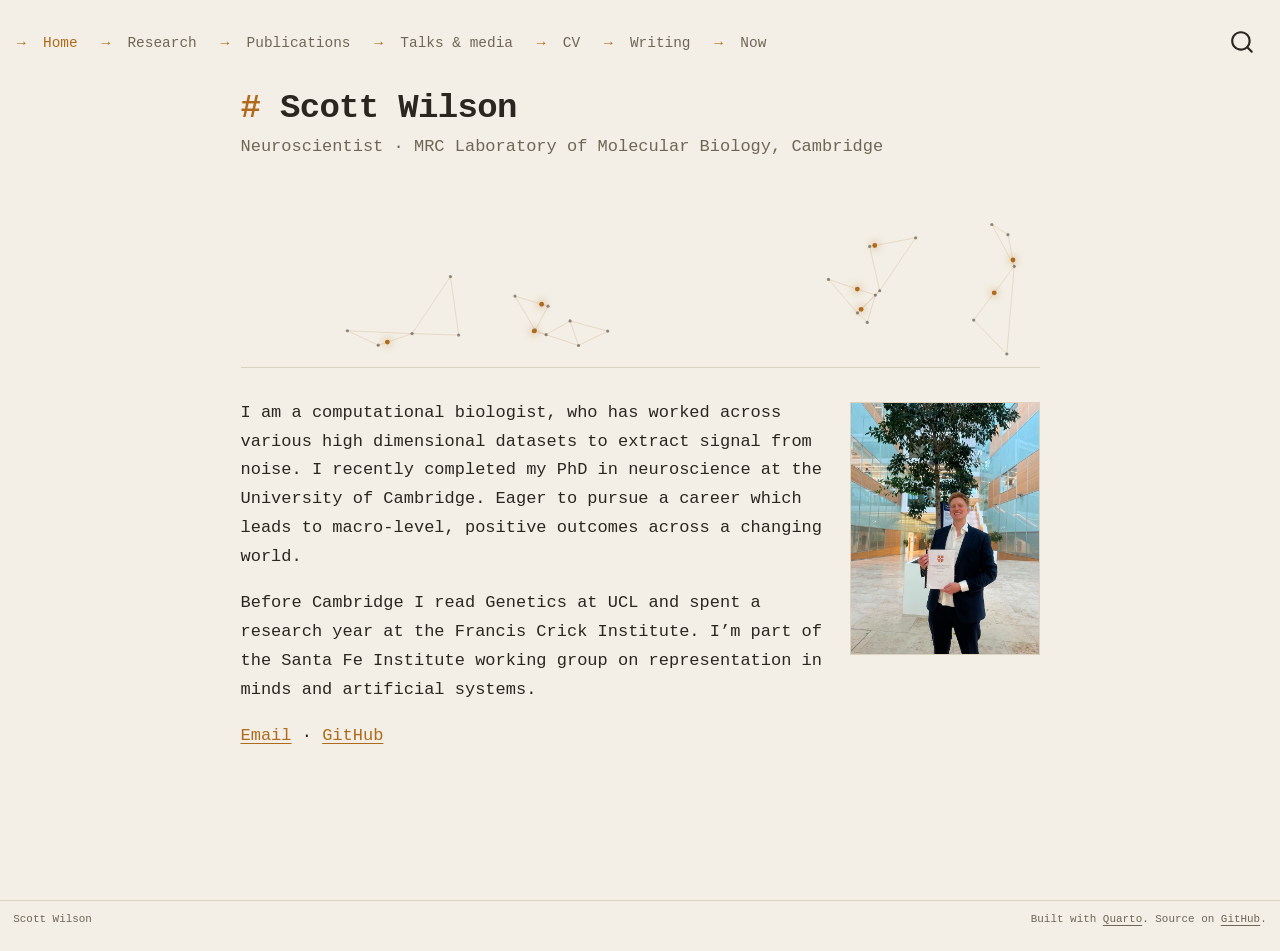
<file: index.html>
<!DOCTYPE html>
<html xmlns="http://www.w3.org/1999/xhtml" lang="en" xml:lang="en"><head>

<meta charset="utf-8">
<meta name="generator" content="quarto-1.9.38">

<meta name="viewport" content="width=device-width, initial-scale=1.0, user-scalable=yes">


<title>Scott Wilson</title>
<style>
/* Default styles provided by pandoc.
** See https://pandoc.org/MANUAL.html#variables-for-html for config info.
*/
code{white-space: pre-wrap;}
span.smallcaps{font-variant: small-caps;}
div.columns{display: flex; gap: min(4vw, 1.5em);}
div.column{flex: auto; overflow-x: auto;}
div.hanging-indent{margin-left: 1.5em; text-indent: -1.5em;}
ul.task-list{list-style: none;}
ul.task-list li input[type="checkbox"] {
  width: 0.8em;
  margin: 0 0.8em 0.2em -1em; /* quarto-specific, see https://github.com/quarto-dev/quarto-cli/issues/4556 */ 
  vertical-align: middle;
}
</style>


<script src="site_libs/quarto-nav/quarto-nav.js"></script>
<script src="site_libs/quarto-nav/headroom.min.js"></script>
<script src="site_libs/clipboard/clipboard.min.js"></script>
<script src="site_libs/quarto-search/autocomplete.umd.js"></script>
<script src="site_libs/quarto-search/fuse.min.js"></script>
<script src="site_libs/quarto-search/quarto-search.js"></script>
<meta name="quarto:offset" content="./">
<script src="site_libs/quarto-html/quarto.js" type="module"></script>
<script src="site_libs/quarto-html/tabsets/tabsets.js" type="module"></script>
<script src="site_libs/quarto-html/popper.min.js"></script>
<script src="site_libs/quarto-html/tippy.umd.min.js"></script>
<link href="site_libs/quarto-html/tippy.css" rel="stylesheet">
<link href="site_libs/quarto-html/quarto-syntax-highlighting-98315fc966eab6811d97cf3c209dcdf7.css" rel="stylesheet" id="quarto-text-highlighting-styles">
<script src="site_libs/bootstrap/bootstrap.min.js"></script>
<link href="site_libs/bootstrap/bootstrap-icons.css" rel="stylesheet">
<link href="site_libs/bootstrap/bootstrap-e0f1b69524a9d889d0ac8bbef2894856.min.css" rel="stylesheet" append-hash="true" id="quarto-bootstrap" data-mode="light">
<script id="quarto-search-options" type="application/json">{
  "location": "navbar",
  "copy-button": false,
  "collapse-after": 3,
  "panel-placement": "end",
  "type": "overlay",
  "limit": 50,
  "keyboard-shortcut": [
    "f",
    "/",
    "s"
  ],
  "show-item-context": false,
  "language": {
    "search-no-results-text": "No results",
    "search-matching-documents-text": "matching documents",
    "search-copy-link-title": "Copy link to search",
    "search-hide-matches-text": "Hide additional matches",
    "search-more-match-text": "more match in this document",
    "search-more-matches-text": "more matches in this document",
    "search-clear-button-title": "Clear",
    "search-text-placeholder": "",
    "search-detached-cancel-button-title": "Cancel",
    "search-submit-button-title": "Submit",
    "search-label": "Search"
  }
}</script>


</head>

<body class="nav-fixed fullcontent quarto-light">

<div id="quarto-search-results"></div>
  <header id="quarto-header" class="headroom fixed-top">
    <nav class="navbar navbar-expand-lg " data-bs-theme="dark">
      <div class="navbar-container container-fluid">
            <div id="quarto-search" class="" title="Search"></div>
          <button class="navbar-toggler" type="button" data-bs-toggle="collapse" data-bs-target="#navbarCollapse" aria-controls="navbarCollapse" role="menu" aria-expanded="false" aria-label="Toggle navigation" onclick="if (window.quartoToggleHeadroom) { window.quartoToggleHeadroom(); }">
  <span class="navbar-toggler-icon"></span>
</button>
          <div class="collapse navbar-collapse" id="navbarCollapse">
            <ul class="navbar-nav navbar-nav-scroll me-auto">
  <li class="nav-item">
    <a class="nav-link active" href="./index.html" aria-current="page"> 
<span class="menu-text">Home</span></a>
  </li>  
  <li class="nav-item">
    <a class="nav-link" href="./research.html"> 
<span class="menu-text">Research</span></a>
  </li>  
  <li class="nav-item">
    <a class="nav-link" href="./publications.html"> 
<span class="menu-text">Publications</span></a>
  </li>  
  <li class="nav-item">
    <a class="nav-link" href="./talks.html"> 
<span class="menu-text">Talks &amp; media</span></a>
  </li>  
  <li class="nav-item">
    <a class="nav-link" href="./cv.html"> 
<span class="menu-text">CV</span></a>
  </li>  
  <li class="nav-item">
    <a class="nav-link" href="./writing.html"> 
<span class="menu-text">Writing</span></a>
  </li>  
  <li class="nav-item">
    <a class="nav-link" href="./now.html"> 
<span class="menu-text">Now</span></a>
  </li>  
</ul>
          </div> <!-- /navcollapse -->
            <div class="quarto-navbar-tools">
</div>
      </div> <!-- /container-fluid -->
    </nav>
</header>
<!-- content -->
<div id="quarto-content" class="quarto-container page-columns page-rows-contents page-layout-article page-navbar">
<!-- sidebar -->
<!-- margin-sidebar -->
    
<!-- main -->
<main class="content" id="quarto-document-content">

<header id="title-block-header" class="quarto-title-block default">
<div class="quarto-title">
<h1 class="title">Scott Wilson</h1>
<p class="subtitle lead">Neuroscientist · MRC Laboratory of Molecular Biology, Cambridge</p>
</div>



<div class="quarto-title-meta">

    
  
    
  </div>
  


</header>


<div class="netwrap" aria-hidden="true"><canvas id="net"></canvas></div>
<script>
(function(){
  var wrap=document.querySelector('.netwrap'), c=document.getElementById('net');
  if(!c||!wrap) return;
  var ctx=c.getContext('2d'), DPR=Math.max(1,window.devicePixelRatio||1);
  var W=0,H=0,nodes=[],edges=[],pulses=[],raf;
  var AMBER='#b06a1b', INK='43,38,32';
  var reduce=window.matchMedia&&window.matchMedia('(prefers-reduced-motion: reduce)').matches;
  function rand(a,b){return a+Math.random()*(b-a);}
  function spawn(){var e=edges[(Math.random()*edges.length)|0]; return {e:e,t:Math.random(),sp:rand(.0016,.0042)};}
  function build(){
    W=wrap.clientWidth; H=wrap.clientHeight;
    c.width=W*DPR; c.height=H*DPR; c.style.width=W+'px'; c.style.height=H+'px';
    ctx.setTransform(DPR,0,0,DPR,0,0);
    var N=Math.max(14,Math.min(36,Math.round(W/32)));
    nodes=[]; for(var i=0;i<N;i++){nodes.push({x:rand(6,W-6),y:rand(6,H-6),vx:rand(-.12,.12),vy:rand(-.12,.12)});}
    edges=[]; var seen={};
    for(var i=0;i<N;i++){var d=[];
      for(var j=0;j<N;j++){if(i!==j){var dx=nodes[i].x-nodes[j].x,dy=nodes[i].y-nodes[j].y; d.push([dx*dx+dy*dy,j]);}}
      d.sort(function(a,b){return a[0]-b[0];});
      for(var k=0;k<2;k++){var j=d[k][1],key=Math.min(i,j)+'-'+Math.max(i,j); if(!seen[key]){seen[key]=1; edges.push([i,j]);}}}
    pulses=[]; var P=reduce?0:Math.min(9,Math.round(edges.length/4));
    for(var p=0;p<P;p++){pulses.push(spawn());}
  }
  function draw(){
    ctx.clearRect(0,0,W,H); ctx.lineWidth=1;
    for(var i=0;i<edges.length;i++){var a=nodes[edges[i][0]],b=nodes[edges[i][1]];
      ctx.strokeStyle='rgba(176,106,27,0.16)'; ctx.beginPath(); ctx.moveTo(a.x,a.y); ctx.lineTo(b.x,b.y); ctx.stroke();}
    for(var i=0;i<nodes.length;i++){var n=nodes[i]; ctx.fillStyle='rgba('+INK+',0.5)'; ctx.beginPath(); ctx.arc(n.x,n.y,1.6,0,6.283); ctx.fill();}
    for(var i=0;i<pulses.length;i++){var pu=pulses[i],a=nodes[pu.e[0]],b=nodes[pu.e[1]];
      var x=a.x+(b.x-a.x)*pu.t,y=a.y+(b.y-a.y)*pu.t;
      ctx.save(); ctx.shadowColor=AMBER; ctx.shadowBlur=8; ctx.fillStyle=AMBER;
      ctx.beginPath(); ctx.arc(x,y,2.4,0,6.283); ctx.fill(); ctx.restore();}
  }
  function step(){
    for(var i=0;i<nodes.length;i++){var n=nodes[i]; n.x+=n.vx; n.y+=n.vy;
      if(n.x<4||n.x>W-4)n.vx*=-1; if(n.y<4||n.y>H-4)n.vy*=-1;}
    for(var i=0;i<pulses.length;i++){pulses[i].t+=pulses[i].sp; if(pulses[i].t>=1)pulses[i]=spawn();}
    draw(); raf=requestAnimationFrame(step);
  }
  build(); draw(); if(!reduce) step();
  var rt; window.addEventListener('resize',function(){clearTimeout(rt);
    rt=setTimeout(function(){if(raf)cancelAnimationFrame(raf); build(); draw(); if(!reduce) step();},200);});
})();
</script>
<p><img src="assets/scott.jpg" class="headshot img-fluid" alt="Scott Wilson"></p>
<p>I am a computational biologist, who has worked across various high dimensional datasets to extract signal from noise. I recently completed my PhD in neuroscience at the University of Cambridge. Eager to pursue a career which leads to macro-level, positive outcomes across a changing world.</p>
<p>Before Cambridge I read Genetics at UCL and spent a research year at the Francis Crick Institute. I’m part of the Santa Fe Institute working group on representation in minds and artificial systems.</p>
<p><a href="mailto:sc0ttwils0n@pm.me" class="email">Email</a> · <a href="https://github.com/sc0ttwils0n">GitHub</a> <!-- Add when you have them: · [Google Scholar](URL) · [ORCID](URL) · [Bluesky](URL) --></p>
<!-- ============================================================
     ACADEMIC FAMILY TREE — space reserved for you.
     When your academictree.org page is ready, uncomment ONE of these:

     ## Academic family tree
     [My academic family tree](https://academictree.org/REPLACE-WITH-YOUR-URL)

     …or embed a snapshot image you export from the tree:
     ![](assets/tree.png){fig-alt="My academic family tree" width="100%"}
     ============================================================ -->



</main> <!-- /main -->
<script id="quarto-html-after-body" type="application/javascript">
  window.document.addEventListener("DOMContentLoaded", function (event) {
    const isCodeAnnotation = (el) => {
      for (const clz of el.classList) {
        if (clz.startsWith('code-annotation-')) {                     
          return true;
        }
      }
      return false;
    }
    const onCopySuccess = function(e) {
      // button target
      const button = e.trigger;
      // don't keep focus
      button.blur();
      // flash "checked"
      button.classList.add('code-copy-button-checked');
      var currentTitle = button.getAttribute("title");
      button.setAttribute("title", "Copied!");
      let tooltip;
      if (window.bootstrap) {
        button.setAttribute("data-bs-toggle", "tooltip");
        button.setAttribute("data-bs-placement", "left");
        button.setAttribute("data-bs-title", "Copied!");
        tooltip = new bootstrap.Tooltip(button, 
          { trigger: "manual", 
            customClass: "code-copy-button-tooltip",
            offset: [0, -8]});
        tooltip.show();    
      }
      setTimeout(function() {
        if (tooltip) {
          tooltip.hide();
          button.removeAttribute("data-bs-title");
          button.removeAttribute("data-bs-toggle");
          button.removeAttribute("data-bs-placement");
        }
        button.setAttribute("title", currentTitle);
        button.classList.remove('code-copy-button-checked');
      }, 1000);
      // clear code selection
      e.clearSelection();
    }
    const getTextToCopy = function(trigger) {
      const outerScaffold = trigger.parentElement.cloneNode(true);
      const codeEl = outerScaffold.querySelector('code');
      for (const childEl of codeEl.children) {
        if (isCodeAnnotation(childEl)) {
          childEl.remove();
        }
      }
      return codeEl.innerText;
    }
    const clipboard = new window.ClipboardJS('.code-copy-button:not([data-in-quarto-modal])', {
      text: getTextToCopy
    });
    clipboard.on('success', onCopySuccess);
    if (window.document.getElementById('quarto-embedded-source-code-modal')) {
      const clipboardModal = new window.ClipboardJS('.code-copy-button[data-in-quarto-modal]', {
        text: getTextToCopy,
        container: window.document.getElementById('quarto-embedded-source-code-modal')
      });
      clipboardModal.on('success', onCopySuccess);
    }
      var localhostRegex = new RegExp(/^(?:http|https):\/\/localhost\:?[0-9]*\//);
      var mailtoRegex = new RegExp(/^mailto:/);
        var filterRegex = new RegExp("https:\/\/sc0ttwils0n\.github\.io");
      var isInternal = (href) => {
          return filterRegex.test(href) || localhostRegex.test(href) || mailtoRegex.test(href);
      }
      // Inspect non-navigation links and adorn them if external
     var links = window.document.querySelectorAll('a[href]:not(.nav-link):not(.navbar-brand):not(.toc-action):not(.sidebar-link):not(.sidebar-item-toggle):not(.pagination-link):not(.no-external):not([aria-hidden]):not(.dropdown-item):not(.quarto-navigation-tool):not(.about-link)');
      for (var i=0; i<links.length; i++) {
        const link = links[i];
        if (!isInternal(link.href)) {
          // undo the damage that might have been done by quarto-nav.js in the case of
          // links that we want to consider external
          if (link.dataset.originalHref !== undefined) {
            link.href = link.dataset.originalHref;
          }
            // target, if specified
            link.setAttribute("target", "_blank");
            if (link.getAttribute("rel") === null) {
              link.setAttribute("rel", "noopener");
            }
        }
      }
    function tippyHover(el, contentFn, onTriggerFn, onUntriggerFn) {
      const config = {
        allowHTML: true,
        maxWidth: 500,
        delay: 100,
        arrow: false,
        appendTo: function(el) {
            return el.parentElement;
        },
        interactive: true,
        interactiveBorder: 10,
        theme: 'quarto',
        placement: 'bottom-start',
      };
      if (contentFn) {
        config.content = contentFn;
      }
      if (onTriggerFn) {
        config.onTrigger = onTriggerFn;
      }
      if (onUntriggerFn) {
        config.onUntrigger = onUntriggerFn;
      }
      window.tippy(el, config); 
    }
    const noterefs = window.document.querySelectorAll('a[role="doc-noteref"]');
    for (var i=0; i<noterefs.length; i++) {
      const ref = noterefs[i];
      tippyHover(ref, function() {
        // use id or data attribute instead here
        let href = ref.getAttribute('data-footnote-href') || ref.getAttribute('href');
        try { href = new URL(href).hash; } catch {}
        const id = href.replace(/^#\/?/, "");
        const note = window.document.getElementById(id);
        if (note) {
          return note.innerHTML;
        } else {
          return "";
        }
      });
    }
    const xrefs = window.document.querySelectorAll('a.quarto-xref');
    const processXRef = (id, note) => {
      // Strip column container classes
      const stripColumnClz = (el) => {
        el.classList.remove("page-full", "page-columns");
        if (el.children) {
          for (const child of el.children) {
            stripColumnClz(child);
          }
        }
      }
      stripColumnClz(note)
      if (id === null || id.startsWith('sec-')) {
        // Special case sections, only their first couple elements
        const container = document.createElement("div");
        if (note.children && note.children.length > 2) {
          container.appendChild(note.children[0].cloneNode(true));
          for (let i = 1; i < note.children.length; i++) {
            const child = note.children[i];
            if (child.tagName === "P" && child.innerText === "") {
              continue;
            } else {
              container.appendChild(child.cloneNode(true));
              break;
            }
          }
          if (window.Quarto?.typesetMath) {
            window.Quarto.typesetMath(container);
          }
          return container.innerHTML
        } else {
          if (window.Quarto?.typesetMath) {
            window.Quarto.typesetMath(note);
          }
          return note.innerHTML;
        }
      } else {
        // Remove any anchor links if they are present
        const anchorLink = note.querySelector('a.anchorjs-link');
        if (anchorLink) {
          anchorLink.remove();
        }
        if (window.Quarto?.typesetMath) {
          window.Quarto.typesetMath(note);
        }
        if (note.classList.contains("callout")) {
          return note.outerHTML;
        } else {
          return note.innerHTML;
        }
      }
    }
    for (var i=0; i<xrefs.length; i++) {
      const xref = xrefs[i];
      tippyHover(xref, undefined, function(instance) {
        instance.disable();
        let url = xref.getAttribute('href');
        let hash = undefined; 
        if (url.startsWith('#')) {
          hash = url;
        } else {
          try { hash = new URL(url).hash; } catch {}
        }
        if (hash) {
          const id = hash.replace(/^#\/?/, "");
          const note = window.document.getElementById(id);
          if (note !== null) {
            try {
              const html = processXRef(id, note.cloneNode(true));
              instance.setContent(html);
            } finally {
              instance.enable();
              instance.show();
            }
          } else {
            // See if we can fetch this
            fetch(url.split('#')[0])
            .then(res => res.text())
            .then(html => {
              const parser = new DOMParser();
              const htmlDoc = parser.parseFromString(html, "text/html");
              const note = htmlDoc.getElementById(id);
              if (note !== null) {
                const html = processXRef(id, note);
                instance.setContent(html);
              } 
            }).finally(() => {
              instance.enable();
              instance.show();
            });
          }
        } else {
          // See if we can fetch a full url (with no hash to target)
          // This is a special case and we should probably do some content thinning / targeting
          fetch(url)
          .then(res => res.text())
          .then(html => {
            const parser = new DOMParser();
            const htmlDoc = parser.parseFromString(html, "text/html");
            const note = htmlDoc.querySelector('main.content');
            if (note !== null) {
              // This should only happen for chapter cross references
              // (since there is no id in the URL)
              // remove the first header
              if (note.children.length > 0 && note.children[0].tagName === "HEADER") {
                note.children[0].remove();
              }
              const html = processXRef(null, note);
              instance.setContent(html);
            } 
          }).finally(() => {
            instance.enable();
            instance.show();
          });
        }
      }, function(instance) {
      });
    }
        let selectedAnnoteEl;
        const selectorForAnnotation = ( cell, annotation) => {
          let cellAttr = 'data-code-cell="' + cell + '"';
          let lineAttr = 'data-code-annotation="' +  annotation + '"';
          const selector = 'span[' + cellAttr + '][' + lineAttr + ']';
          return selector;
        }
        const selectCodeLines = (annoteEl) => {
          const doc = window.document;
          const targetCell = annoteEl.getAttribute("data-target-cell");
          const targetAnnotation = annoteEl.getAttribute("data-target-annotation");
          const annoteSpan = window.document.querySelector(selectorForAnnotation(targetCell, targetAnnotation));
          const lines = annoteSpan.getAttribute("data-code-lines").split(",");
          const lineIds = lines.map((line) => {
            return targetCell + "-" + line;
          })
          let top = null;
          let height = null;
          let parent = null;
          if (lineIds.length > 0) {
              //compute the position of the single el (top and bottom and make a div)
              const el = window.document.getElementById(lineIds[0]);
              top = el.offsetTop;
              height = el.offsetHeight;
              parent = el.parentElement.parentElement;
            if (lineIds.length > 1) {
              const lastEl = window.document.getElementById(lineIds[lineIds.length - 1]);
              const bottom = lastEl.offsetTop + lastEl.offsetHeight;
              height = bottom - top;
            }
            if (top !== null && height !== null && parent !== null) {
              // cook up a div (if necessary) and position it 
              let div = window.document.getElementById("code-annotation-line-highlight");
              if (div === null) {
                div = window.document.createElement("div");
                div.setAttribute("id", "code-annotation-line-highlight");
                div.style.position = 'absolute';
                parent.appendChild(div);
              }
              div.style.top = top - 2 + "px";
              div.style.height = height + 4 + "px";
              div.style.left = 0;
              let gutterDiv = window.document.getElementById("code-annotation-line-highlight-gutter");
              if (gutterDiv === null) {
                gutterDiv = window.document.createElement("div");
                gutterDiv.setAttribute("id", "code-annotation-line-highlight-gutter");
                gutterDiv.style.position = 'absolute';
                const codeCell = window.document.getElementById(targetCell);
                const gutter = codeCell.querySelector('.code-annotation-gutter');
                gutter.appendChild(gutterDiv);
              }
              gutterDiv.style.top = top - 2 + "px";
              gutterDiv.style.height = height + 4 + "px";
            }
            selectedAnnoteEl = annoteEl;
          }
        };
        const unselectCodeLines = () => {
          const elementsIds = ["code-annotation-line-highlight", "code-annotation-line-highlight-gutter"];
          elementsIds.forEach((elId) => {
            const div = window.document.getElementById(elId);
            if (div) {
              div.remove();
            }
          });
          selectedAnnoteEl = undefined;
        };
          // Handle positioning of the toggle
      window.addEventListener(
        "resize",
        throttle(() => {
          elRect = undefined;
          if (selectedAnnoteEl) {
            selectCodeLines(selectedAnnoteEl);
          }
        }, 10)
      );
      function throttle(fn, ms) {
      let throttle = false;
      let timer;
        return (...args) => {
          if(!throttle) { // first call gets through
              fn.apply(this, args);
              throttle = true;
          } else { // all the others get throttled
              if(timer) clearTimeout(timer); // cancel #2
              timer = setTimeout(() => {
                fn.apply(this, args);
                timer = throttle = false;
              }, ms);
          }
        };
      }
        // Attach click handler to the DT
        const annoteDls = window.document.querySelectorAll('dt[data-target-cell]');
        for (const annoteDlNode of annoteDls) {
          annoteDlNode.addEventListener('click', (event) => {
            const clickedEl = event.target;
            if (clickedEl !== selectedAnnoteEl) {
              unselectCodeLines();
              const activeEl = window.document.querySelector('dt[data-target-cell].code-annotation-active');
              if (activeEl) {
                activeEl.classList.remove('code-annotation-active');
              }
              selectCodeLines(clickedEl);
              clickedEl.classList.add('code-annotation-active');
            } else {
              // Unselect the line
              unselectCodeLines();
              clickedEl.classList.remove('code-annotation-active');
            }
          });
        }
    const findCites = (el) => {
      const parentEl = el.parentElement;
      if (parentEl) {
        const cites = parentEl.dataset.cites;
        if (cites) {
          return {
            el,
            cites: cites.split(' ')
          };
        } else {
          return findCites(el.parentElement)
        }
      } else {
        return undefined;
      }
    };
    var bibliorefs = window.document.querySelectorAll('a[role="doc-biblioref"]');
    for (var i=0; i<bibliorefs.length; i++) {
      const ref = bibliorefs[i];
      const citeInfo = findCites(ref);
      if (citeInfo) {
        tippyHover(citeInfo.el, function() {
          var popup = window.document.createElement('div');
          citeInfo.cites.forEach(function(cite) {
            var citeDiv = window.document.createElement('div');
            citeDiv.classList.add('hanging-indent');
            citeDiv.classList.add('csl-entry');
            var biblioDiv = window.document.getElementById('ref-' + cite);
            if (biblioDiv) {
              citeDiv.innerHTML = biblioDiv.innerHTML;
            }
            popup.appendChild(citeDiv);
          });
          return popup.innerHTML;
        });
      }
    }
  });
  </script>
</div> <!-- /content -->
<footer class="footer">
  <div class="nav-footer">
    <div class="nav-footer-left">
<p>Scott Wilson</p>
</div>   
    <div class="nav-footer-center">
      &nbsp;
    </div>
    <div class="nav-footer-right">
<p>Built with <a href="https://quarto.org">Quarto</a>. Source on <a href="https://github.com/sc0ttwils0n/sc0ttwils0n.github.io">GitHub</a>.</p>
</div>
  </div>
</footer>




</body></html>
</file>
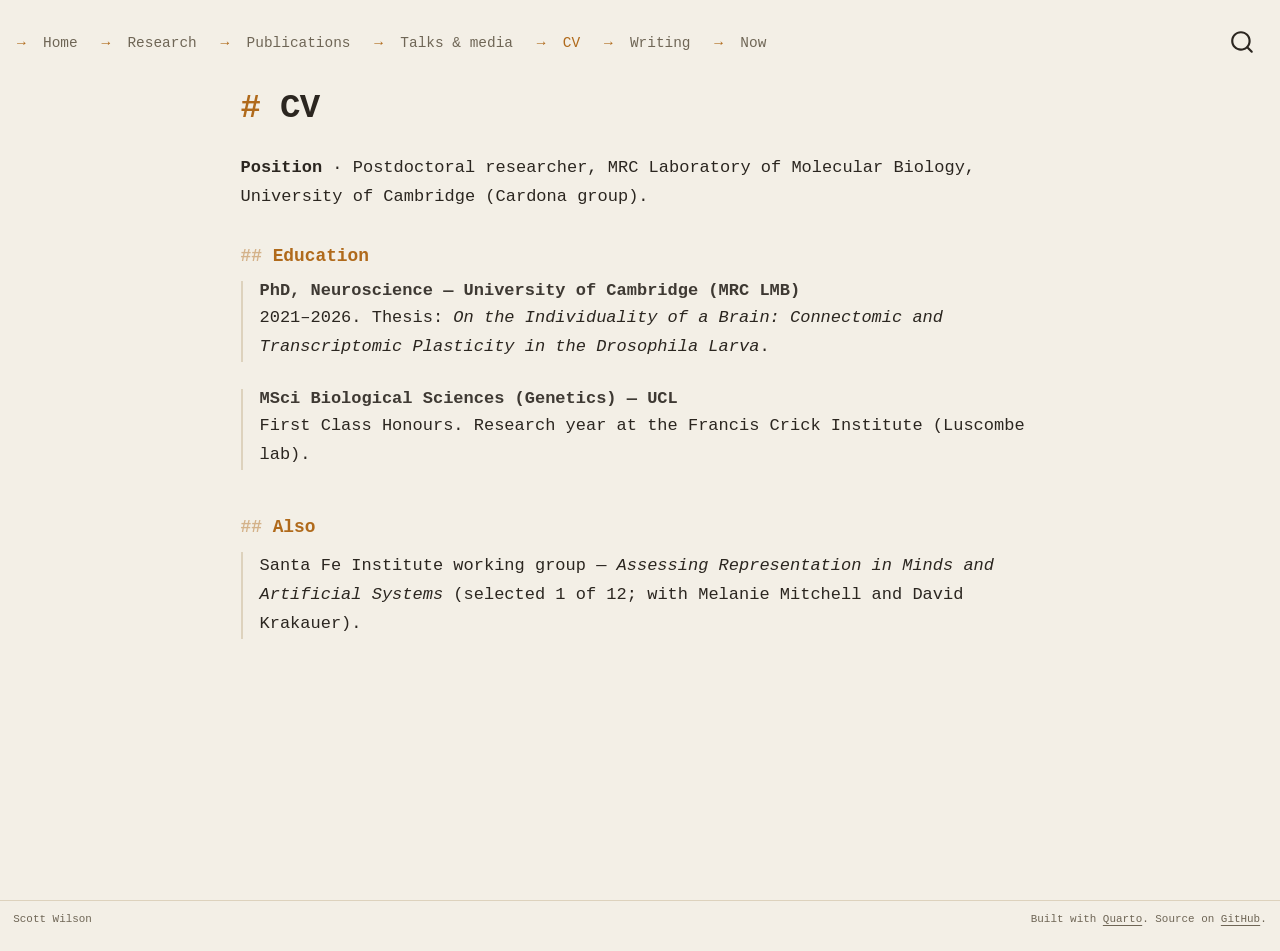
<file: cv.html>
<!DOCTYPE html>
<html xmlns="http://www.w3.org/1999/xhtml" lang="en" xml:lang="en"><head>

<meta charset="utf-8">
<meta name="generator" content="quarto-1.9.38">

<meta name="viewport" content="width=device-width, initial-scale=1.0, user-scalable=yes">


<title>CV – Scott Wilson</title>
<style>
/* Default styles provided by pandoc.
** See https://pandoc.org/MANUAL.html#variables-for-html for config info.
*/
code{white-space: pre-wrap;}
span.smallcaps{font-variant: small-caps;}
div.columns{display: flex; gap: min(4vw, 1.5em);}
div.column{flex: auto; overflow-x: auto;}
div.hanging-indent{margin-left: 1.5em; text-indent: -1.5em;}
ul.task-list{list-style: none;}
ul.task-list li input[type="checkbox"] {
  width: 0.8em;
  margin: 0 0.8em 0.2em -1em; /* quarto-specific, see https://github.com/quarto-dev/quarto-cli/issues/4556 */ 
  vertical-align: middle;
}
</style>


<script src="site_libs/quarto-nav/quarto-nav.js"></script>
<script src="site_libs/quarto-nav/headroom.min.js"></script>
<script src="site_libs/clipboard/clipboard.min.js"></script>
<script src="site_libs/quarto-search/autocomplete.umd.js"></script>
<script src="site_libs/quarto-search/fuse.min.js"></script>
<script src="site_libs/quarto-search/quarto-search.js"></script>
<meta name="quarto:offset" content="./">
<script src="site_libs/quarto-html/quarto.js" type="module"></script>
<script src="site_libs/quarto-html/tabsets/tabsets.js" type="module"></script>
<script src="site_libs/quarto-html/popper.min.js"></script>
<script src="site_libs/quarto-html/tippy.umd.min.js"></script>
<link href="site_libs/quarto-html/tippy.css" rel="stylesheet">
<link href="site_libs/quarto-html/quarto-syntax-highlighting-98315fc966eab6811d97cf3c209dcdf7.css" rel="stylesheet" id="quarto-text-highlighting-styles">
<script src="site_libs/bootstrap/bootstrap.min.js"></script>
<link href="site_libs/bootstrap/bootstrap-icons.css" rel="stylesheet">
<link href="site_libs/bootstrap/bootstrap-e0f1b69524a9d889d0ac8bbef2894856.min.css" rel="stylesheet" append-hash="true" id="quarto-bootstrap" data-mode="light">
<script id="quarto-search-options" type="application/json">{
  "location": "navbar",
  "copy-button": false,
  "collapse-after": 3,
  "panel-placement": "end",
  "type": "overlay",
  "limit": 50,
  "keyboard-shortcut": [
    "f",
    "/",
    "s"
  ],
  "show-item-context": false,
  "language": {
    "search-no-results-text": "No results",
    "search-matching-documents-text": "matching documents",
    "search-copy-link-title": "Copy link to search",
    "search-hide-matches-text": "Hide additional matches",
    "search-more-match-text": "more match in this document",
    "search-more-matches-text": "more matches in this document",
    "search-clear-button-title": "Clear",
    "search-text-placeholder": "",
    "search-detached-cancel-button-title": "Cancel",
    "search-submit-button-title": "Submit",
    "search-label": "Search"
  }
}</script>


</head>

<body class="nav-fixed fullcontent quarto-light">

<div id="quarto-search-results"></div>
  <header id="quarto-header" class="headroom fixed-top">
    <nav class="navbar navbar-expand-lg " data-bs-theme="dark">
      <div class="navbar-container container-fluid">
            <div id="quarto-search" class="" title="Search"></div>
          <button class="navbar-toggler" type="button" data-bs-toggle="collapse" data-bs-target="#navbarCollapse" aria-controls="navbarCollapse" role="menu" aria-expanded="false" aria-label="Toggle navigation" onclick="if (window.quartoToggleHeadroom) { window.quartoToggleHeadroom(); }">
  <span class="navbar-toggler-icon"></span>
</button>
          <div class="collapse navbar-collapse" id="navbarCollapse">
            <ul class="navbar-nav navbar-nav-scroll me-auto">
  <li class="nav-item">
    <a class="nav-link" href="./index.html"> 
<span class="menu-text">Home</span></a>
  </li>  
  <li class="nav-item">
    <a class="nav-link" href="./research.html"> 
<span class="menu-text">Research</span></a>
  </li>  
  <li class="nav-item">
    <a class="nav-link" href="./publications.html"> 
<span class="menu-text">Publications</span></a>
  </li>  
  <li class="nav-item">
    <a class="nav-link" href="./talks.html"> 
<span class="menu-text">Talks &amp; media</span></a>
  </li>  
  <li class="nav-item">
    <a class="nav-link active" href="./cv.html" aria-current="page"> 
<span class="menu-text">CV</span></a>
  </li>  
  <li class="nav-item">
    <a class="nav-link" href="./writing.html"> 
<span class="menu-text">Writing</span></a>
  </li>  
  <li class="nav-item">
    <a class="nav-link" href="./now.html"> 
<span class="menu-text">Now</span></a>
  </li>  
</ul>
          </div> <!-- /navcollapse -->
            <div class="quarto-navbar-tools">
</div>
      </div> <!-- /container-fluid -->
    </nav>
</header>
<!-- content -->
<div id="quarto-content" class="quarto-container page-columns page-rows-contents page-layout-article page-navbar">
<!-- sidebar -->
<!-- margin-sidebar -->
    
<!-- main -->
<main class="content" id="quarto-document-content">

<header id="title-block-header" class="quarto-title-block default">
<div class="quarto-title">
<h1 class="title">CV</h1>
</div>



<div class="quarto-title-meta">

    
  
    
  </div>
  


</header>


<p><strong>Position</strong> · Postdoctoral researcher, MRC Laboratory of Molecular Biology, University of Cambridge (Cardona group).</p>
<section id="education" class="level2">
<h2 data-anchor-id="education">Education</h2>
<section id="phd-neuroscience-university-of-cambridge-mrc-lmb" class="level3 lead-block">
<h3 data-anchor-id="phd-neuroscience-university-of-cambridge-mrc-lmb">PhD, Neuroscience — University of Cambridge (MRC LMB)</h3>
<p>2021–2026. Thesis: <em>On the Individuality of a Brain: Connectomic and Transcriptomic Plasticity in the Drosophila Larva</em>.</p>
</section>
<section id="msci-biological-sciences-genetics-ucl" class="level3 lead-block">
<h3 data-anchor-id="msci-biological-sciences-genetics-ucl">MSci Biological Sciences (Genetics) — UCL</h3>
<p>First Class Honours. Research year at the Francis Crick Institute (Luscombe lab).</p>
</section>
</section>
<section id="also" class="level2">
<h2 data-anchor-id="also">Also</h2>
<div class="lead-block">
<p>Santa Fe Institute working group — <em>Assessing Representation in Minds and Artificial Systems</em> (selected 1 of 12; with Melanie Mitchell and David Krakauer).</p>
</div>


</section>

</main> <!-- /main -->
<script id="quarto-html-after-body" type="application/javascript">
  window.document.addEventListener("DOMContentLoaded", function (event) {
    const isCodeAnnotation = (el) => {
      for (const clz of el.classList) {
        if (clz.startsWith('code-annotation-')) {                     
          return true;
        }
      }
      return false;
    }
    const onCopySuccess = function(e) {
      // button target
      const button = e.trigger;
      // don't keep focus
      button.blur();
      // flash "checked"
      button.classList.add('code-copy-button-checked');
      var currentTitle = button.getAttribute("title");
      button.setAttribute("title", "Copied!");
      let tooltip;
      if (window.bootstrap) {
        button.setAttribute("data-bs-toggle", "tooltip");
        button.setAttribute("data-bs-placement", "left");
        button.setAttribute("data-bs-title", "Copied!");
        tooltip = new bootstrap.Tooltip(button, 
          { trigger: "manual", 
            customClass: "code-copy-button-tooltip",
            offset: [0, -8]});
        tooltip.show();    
      }
      setTimeout(function() {
        if (tooltip) {
          tooltip.hide();
          button.removeAttribute("data-bs-title");
          button.removeAttribute("data-bs-toggle");
          button.removeAttribute("data-bs-placement");
        }
        button.setAttribute("title", currentTitle);
        button.classList.remove('code-copy-button-checked');
      }, 1000);
      // clear code selection
      e.clearSelection();
    }
    const getTextToCopy = function(trigger) {
      const outerScaffold = trigger.parentElement.cloneNode(true);
      const codeEl = outerScaffold.querySelector('code');
      for (const childEl of codeEl.children) {
        if (isCodeAnnotation(childEl)) {
          childEl.remove();
        }
      }
      return codeEl.innerText;
    }
    const clipboard = new window.ClipboardJS('.code-copy-button:not([data-in-quarto-modal])', {
      text: getTextToCopy
    });
    clipboard.on('success', onCopySuccess);
    if (window.document.getElementById('quarto-embedded-source-code-modal')) {
      const clipboardModal = new window.ClipboardJS('.code-copy-button[data-in-quarto-modal]', {
        text: getTextToCopy,
        container: window.document.getElementById('quarto-embedded-source-code-modal')
      });
      clipboardModal.on('success', onCopySuccess);
    }
      var localhostRegex = new RegExp(/^(?:http|https):\/\/localhost\:?[0-9]*\//);
      var mailtoRegex = new RegExp(/^mailto:/);
        var filterRegex = new RegExp("https:\/\/sc0ttwils0n\.github\.io");
      var isInternal = (href) => {
          return filterRegex.test(href) || localhostRegex.test(href) || mailtoRegex.test(href);
      }
      // Inspect non-navigation links and adorn them if external
     var links = window.document.querySelectorAll('a[href]:not(.nav-link):not(.navbar-brand):not(.toc-action):not(.sidebar-link):not(.sidebar-item-toggle):not(.pagination-link):not(.no-external):not([aria-hidden]):not(.dropdown-item):not(.quarto-navigation-tool):not(.about-link)');
      for (var i=0; i<links.length; i++) {
        const link = links[i];
        if (!isInternal(link.href)) {
          // undo the damage that might have been done by quarto-nav.js in the case of
          // links that we want to consider external
          if (link.dataset.originalHref !== undefined) {
            link.href = link.dataset.originalHref;
          }
            // target, if specified
            link.setAttribute("target", "_blank");
            if (link.getAttribute("rel") === null) {
              link.setAttribute("rel", "noopener");
            }
        }
      }
    function tippyHover(el, contentFn, onTriggerFn, onUntriggerFn) {
      const config = {
        allowHTML: true,
        maxWidth: 500,
        delay: 100,
        arrow: false,
        appendTo: function(el) {
            return el.parentElement;
        },
        interactive: true,
        interactiveBorder: 10,
        theme: 'quarto',
        placement: 'bottom-start',
      };
      if (contentFn) {
        config.content = contentFn;
      }
      if (onTriggerFn) {
        config.onTrigger = onTriggerFn;
      }
      if (onUntriggerFn) {
        config.onUntrigger = onUntriggerFn;
      }
      window.tippy(el, config); 
    }
    const noterefs = window.document.querySelectorAll('a[role="doc-noteref"]');
    for (var i=0; i<noterefs.length; i++) {
      const ref = noterefs[i];
      tippyHover(ref, function() {
        // use id or data attribute instead here
        let href = ref.getAttribute('data-footnote-href') || ref.getAttribute('href');
        try { href = new URL(href).hash; } catch {}
        const id = href.replace(/^#\/?/, "");
        const note = window.document.getElementById(id);
        if (note) {
          return note.innerHTML;
        } else {
          return "";
        }
      });
    }
    const xrefs = window.document.querySelectorAll('a.quarto-xref');
    const processXRef = (id, note) => {
      // Strip column container classes
      const stripColumnClz = (el) => {
        el.classList.remove("page-full", "page-columns");
        if (el.children) {
          for (const child of el.children) {
            stripColumnClz(child);
          }
        }
      }
      stripColumnClz(note)
      if (id === null || id.startsWith('sec-')) {
        // Special case sections, only their first couple elements
        const container = document.createElement("div");
        if (note.children && note.children.length > 2) {
          container.appendChild(note.children[0].cloneNode(true));
          for (let i = 1; i < note.children.length; i++) {
            const child = note.children[i];
            if (child.tagName === "P" && child.innerText === "") {
              continue;
            } else {
              container.appendChild(child.cloneNode(true));
              break;
            }
          }
          if (window.Quarto?.typesetMath) {
            window.Quarto.typesetMath(container);
          }
          return container.innerHTML
        } else {
          if (window.Quarto?.typesetMath) {
            window.Quarto.typesetMath(note);
          }
          return note.innerHTML;
        }
      } else {
        // Remove any anchor links if they are present
        const anchorLink = note.querySelector('a.anchorjs-link');
        if (anchorLink) {
          anchorLink.remove();
        }
        if (window.Quarto?.typesetMath) {
          window.Quarto.typesetMath(note);
        }
        if (note.classList.contains("callout")) {
          return note.outerHTML;
        } else {
          return note.innerHTML;
        }
      }
    }
    for (var i=0; i<xrefs.length; i++) {
      const xref = xrefs[i];
      tippyHover(xref, undefined, function(instance) {
        instance.disable();
        let url = xref.getAttribute('href');
        let hash = undefined; 
        if (url.startsWith('#')) {
          hash = url;
        } else {
          try { hash = new URL(url).hash; } catch {}
        }
        if (hash) {
          const id = hash.replace(/^#\/?/, "");
          const note = window.document.getElementById(id);
          if (note !== null) {
            try {
              const html = processXRef(id, note.cloneNode(true));
              instance.setContent(html);
            } finally {
              instance.enable();
              instance.show();
            }
          } else {
            // See if we can fetch this
            fetch(url.split('#')[0])
            .then(res => res.text())
            .then(html => {
              const parser = new DOMParser();
              const htmlDoc = parser.parseFromString(html, "text/html");
              const note = htmlDoc.getElementById(id);
              if (note !== null) {
                const html = processXRef(id, note);
                instance.setContent(html);
              } 
            }).finally(() => {
              instance.enable();
              instance.show();
            });
          }
        } else {
          // See if we can fetch a full url (with no hash to target)
          // This is a special case and we should probably do some content thinning / targeting
          fetch(url)
          .then(res => res.text())
          .then(html => {
            const parser = new DOMParser();
            const htmlDoc = parser.parseFromString(html, "text/html");
            const note = htmlDoc.querySelector('main.content');
            if (note !== null) {
              // This should only happen for chapter cross references
              // (since there is no id in the URL)
              // remove the first header
              if (note.children.length > 0 && note.children[0].tagName === "HEADER") {
                note.children[0].remove();
              }
              const html = processXRef(null, note);
              instance.setContent(html);
            } 
          }).finally(() => {
            instance.enable();
            instance.show();
          });
        }
      }, function(instance) {
      });
    }
        let selectedAnnoteEl;
        const selectorForAnnotation = ( cell, annotation) => {
          let cellAttr = 'data-code-cell="' + cell + '"';
          let lineAttr = 'data-code-annotation="' +  annotation + '"';
          const selector = 'span[' + cellAttr + '][' + lineAttr + ']';
          return selector;
        }
        const selectCodeLines = (annoteEl) => {
          const doc = window.document;
          const targetCell = annoteEl.getAttribute("data-target-cell");
          const targetAnnotation = annoteEl.getAttribute("data-target-annotation");
          const annoteSpan = window.document.querySelector(selectorForAnnotation(targetCell, targetAnnotation));
          const lines = annoteSpan.getAttribute("data-code-lines").split(",");
          const lineIds = lines.map((line) => {
            return targetCell + "-" + line;
          })
          let top = null;
          let height = null;
          let parent = null;
          if (lineIds.length > 0) {
              //compute the position of the single el (top and bottom and make a div)
              const el = window.document.getElementById(lineIds[0]);
              top = el.offsetTop;
              height = el.offsetHeight;
              parent = el.parentElement.parentElement;
            if (lineIds.length > 1) {
              const lastEl = window.document.getElementById(lineIds[lineIds.length - 1]);
              const bottom = lastEl.offsetTop + lastEl.offsetHeight;
              height = bottom - top;
            }
            if (top !== null && height !== null && parent !== null) {
              // cook up a div (if necessary) and position it 
              let div = window.document.getElementById("code-annotation-line-highlight");
              if (div === null) {
                div = window.document.createElement("div");
                div.setAttribute("id", "code-annotation-line-highlight");
                div.style.position = 'absolute';
                parent.appendChild(div);
              }
              div.style.top = top - 2 + "px";
              div.style.height = height + 4 + "px";
              div.style.left = 0;
              let gutterDiv = window.document.getElementById("code-annotation-line-highlight-gutter");
              if (gutterDiv === null) {
                gutterDiv = window.document.createElement("div");
                gutterDiv.setAttribute("id", "code-annotation-line-highlight-gutter");
                gutterDiv.style.position = 'absolute';
                const codeCell = window.document.getElementById(targetCell);
                const gutter = codeCell.querySelector('.code-annotation-gutter');
                gutter.appendChild(gutterDiv);
              }
              gutterDiv.style.top = top - 2 + "px";
              gutterDiv.style.height = height + 4 + "px";
            }
            selectedAnnoteEl = annoteEl;
          }
        };
        const unselectCodeLines = () => {
          const elementsIds = ["code-annotation-line-highlight", "code-annotation-line-highlight-gutter"];
          elementsIds.forEach((elId) => {
            const div = window.document.getElementById(elId);
            if (div) {
              div.remove();
            }
          });
          selectedAnnoteEl = undefined;
        };
          // Handle positioning of the toggle
      window.addEventListener(
        "resize",
        throttle(() => {
          elRect = undefined;
          if (selectedAnnoteEl) {
            selectCodeLines(selectedAnnoteEl);
          }
        }, 10)
      );
      function throttle(fn, ms) {
      let throttle = false;
      let timer;
        return (...args) => {
          if(!throttle) { // first call gets through
              fn.apply(this, args);
              throttle = true;
          } else { // all the others get throttled
              if(timer) clearTimeout(timer); // cancel #2
              timer = setTimeout(() => {
                fn.apply(this, args);
                timer = throttle = false;
              }, ms);
          }
        };
      }
        // Attach click handler to the DT
        const annoteDls = window.document.querySelectorAll('dt[data-target-cell]');
        for (const annoteDlNode of annoteDls) {
          annoteDlNode.addEventListener('click', (event) => {
            const clickedEl = event.target;
            if (clickedEl !== selectedAnnoteEl) {
              unselectCodeLines();
              const activeEl = window.document.querySelector('dt[data-target-cell].code-annotation-active');
              if (activeEl) {
                activeEl.classList.remove('code-annotation-active');
              }
              selectCodeLines(clickedEl);
              clickedEl.classList.add('code-annotation-active');
            } else {
              // Unselect the line
              unselectCodeLines();
              clickedEl.classList.remove('code-annotation-active');
            }
          });
        }
    const findCites = (el) => {
      const parentEl = el.parentElement;
      if (parentEl) {
        const cites = parentEl.dataset.cites;
        if (cites) {
          return {
            el,
            cites: cites.split(' ')
          };
        } else {
          return findCites(el.parentElement)
        }
      } else {
        return undefined;
      }
    };
    var bibliorefs = window.document.querySelectorAll('a[role="doc-biblioref"]');
    for (var i=0; i<bibliorefs.length; i++) {
      const ref = bibliorefs[i];
      const citeInfo = findCites(ref);
      if (citeInfo) {
        tippyHover(citeInfo.el, function() {
          var popup = window.document.createElement('div');
          citeInfo.cites.forEach(function(cite) {
            var citeDiv = window.document.createElement('div');
            citeDiv.classList.add('hanging-indent');
            citeDiv.classList.add('csl-entry');
            var biblioDiv = window.document.getElementById('ref-' + cite);
            if (biblioDiv) {
              citeDiv.innerHTML = biblioDiv.innerHTML;
            }
            popup.appendChild(citeDiv);
          });
          return popup.innerHTML;
        });
      }
    }
  });
  </script>
</div> <!-- /content -->
<footer class="footer">
  <div class="nav-footer">
    <div class="nav-footer-left">
<p>Scott Wilson</p>
</div>   
    <div class="nav-footer-center">
      &nbsp;
    </div>
    <div class="nav-footer-right">
<p>Built with <a href="https://quarto.org">Quarto</a>. Source on <a href="https://github.com/sc0ttwils0n/sc0ttwils0n.github.io">GitHub</a>.</p>
</div>
  </div>
</footer>




</body></html>
</file>
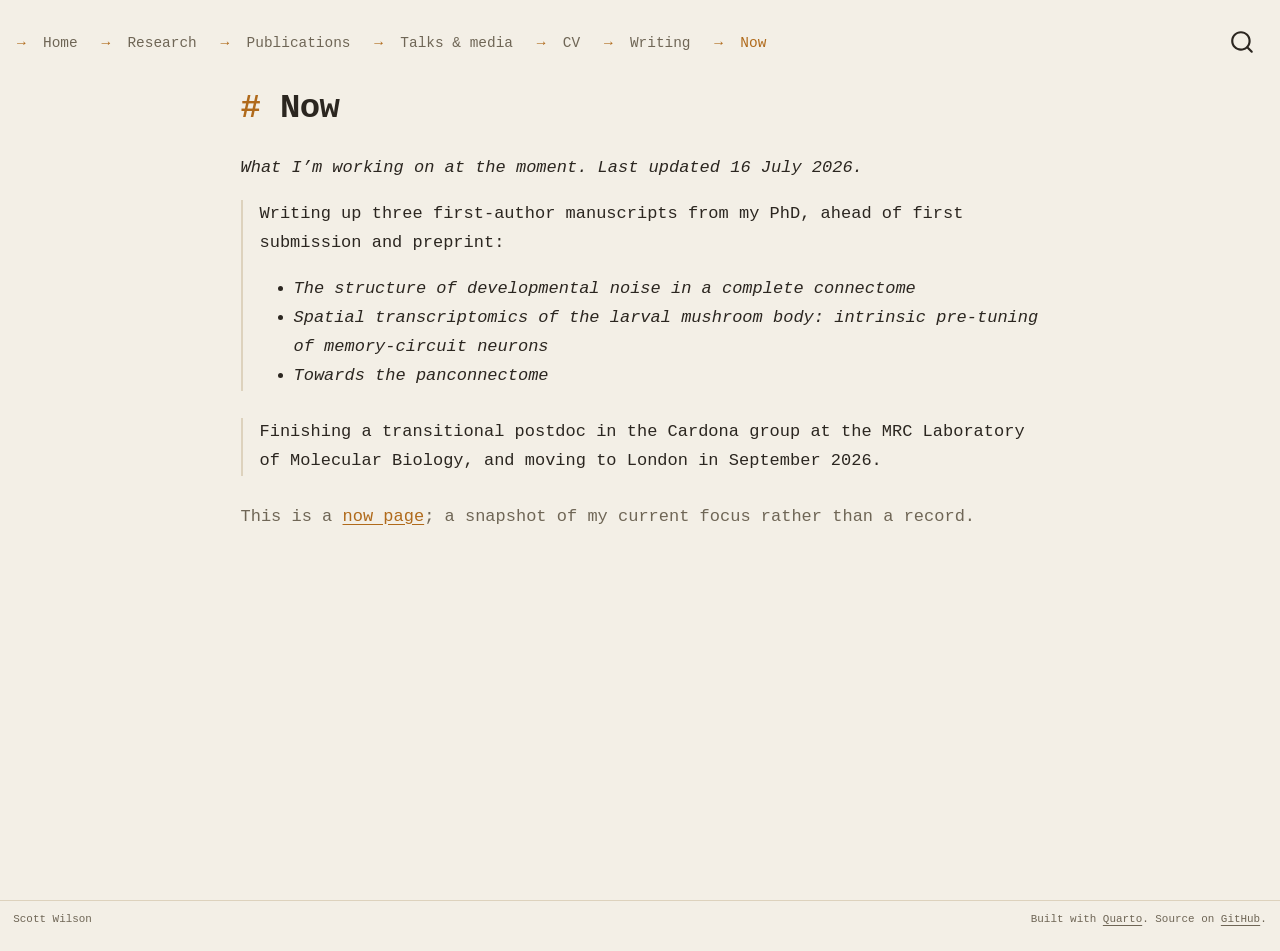
<file: now.html>
<!DOCTYPE html>
<html xmlns="http://www.w3.org/1999/xhtml" lang="en" xml:lang="en"><head>

<meta charset="utf-8">
<meta name="generator" content="quarto-1.9.38">

<meta name="viewport" content="width=device-width, initial-scale=1.0, user-scalable=yes">


<title>Now – Scott Wilson</title>
<style>
/* Default styles provided by pandoc.
** See https://pandoc.org/MANUAL.html#variables-for-html for config info.
*/
code{white-space: pre-wrap;}
span.smallcaps{font-variant: small-caps;}
div.columns{display: flex; gap: min(4vw, 1.5em);}
div.column{flex: auto; overflow-x: auto;}
div.hanging-indent{margin-left: 1.5em; text-indent: -1.5em;}
ul.task-list{list-style: none;}
ul.task-list li input[type="checkbox"] {
  width: 0.8em;
  margin: 0 0.8em 0.2em -1em; /* quarto-specific, see https://github.com/quarto-dev/quarto-cli/issues/4556 */ 
  vertical-align: middle;
}
</style>


<script src="site_libs/quarto-nav/quarto-nav.js"></script>
<script src="site_libs/quarto-nav/headroom.min.js"></script>
<script src="site_libs/clipboard/clipboard.min.js"></script>
<script src="site_libs/quarto-search/autocomplete.umd.js"></script>
<script src="site_libs/quarto-search/fuse.min.js"></script>
<script src="site_libs/quarto-search/quarto-search.js"></script>
<meta name="quarto:offset" content="./">
<script src="site_libs/quarto-html/quarto.js" type="module"></script>
<script src="site_libs/quarto-html/tabsets/tabsets.js" type="module"></script>
<script src="site_libs/quarto-html/popper.min.js"></script>
<script src="site_libs/quarto-html/tippy.umd.min.js"></script>
<link href="site_libs/quarto-html/tippy.css" rel="stylesheet">
<link href="site_libs/quarto-html/quarto-syntax-highlighting-98315fc966eab6811d97cf3c209dcdf7.css" rel="stylesheet" id="quarto-text-highlighting-styles">
<script src="site_libs/bootstrap/bootstrap.min.js"></script>
<link href="site_libs/bootstrap/bootstrap-icons.css" rel="stylesheet">
<link href="site_libs/bootstrap/bootstrap-e0f1b69524a9d889d0ac8bbef2894856.min.css" rel="stylesheet" append-hash="true" id="quarto-bootstrap" data-mode="light">
<script id="quarto-search-options" type="application/json">{
  "location": "navbar",
  "copy-button": false,
  "collapse-after": 3,
  "panel-placement": "end",
  "type": "overlay",
  "limit": 50,
  "keyboard-shortcut": [
    "f",
    "/",
    "s"
  ],
  "show-item-context": false,
  "language": {
    "search-no-results-text": "No results",
    "search-matching-documents-text": "matching documents",
    "search-copy-link-title": "Copy link to search",
    "search-hide-matches-text": "Hide additional matches",
    "search-more-match-text": "more match in this document",
    "search-more-matches-text": "more matches in this document",
    "search-clear-button-title": "Clear",
    "search-text-placeholder": "",
    "search-detached-cancel-button-title": "Cancel",
    "search-submit-button-title": "Submit",
    "search-label": "Search"
  }
}</script>


</head>

<body class="nav-fixed fullcontent quarto-light">

<div id="quarto-search-results"></div>
  <header id="quarto-header" class="headroom fixed-top">
    <nav class="navbar navbar-expand-lg " data-bs-theme="dark">
      <div class="navbar-container container-fluid">
            <div id="quarto-search" class="" title="Search"></div>
          <button class="navbar-toggler" type="button" data-bs-toggle="collapse" data-bs-target="#navbarCollapse" aria-controls="navbarCollapse" role="menu" aria-expanded="false" aria-label="Toggle navigation" onclick="if (window.quartoToggleHeadroom) { window.quartoToggleHeadroom(); }">
  <span class="navbar-toggler-icon"></span>
</button>
          <div class="collapse navbar-collapse" id="navbarCollapse">
            <ul class="navbar-nav navbar-nav-scroll me-auto">
  <li class="nav-item">
    <a class="nav-link" href="./index.html"> 
<span class="menu-text">Home</span></a>
  </li>  
  <li class="nav-item">
    <a class="nav-link" href="./research.html"> 
<span class="menu-text">Research</span></a>
  </li>  
  <li class="nav-item">
    <a class="nav-link" href="./publications.html"> 
<span class="menu-text">Publications</span></a>
  </li>  
  <li class="nav-item">
    <a class="nav-link" href="./talks.html"> 
<span class="menu-text">Talks &amp; media</span></a>
  </li>  
  <li class="nav-item">
    <a class="nav-link" href="./cv.html"> 
<span class="menu-text">CV</span></a>
  </li>  
  <li class="nav-item">
    <a class="nav-link" href="./writing.html"> 
<span class="menu-text">Writing</span></a>
  </li>  
  <li class="nav-item">
    <a class="nav-link active" href="./now.html" aria-current="page"> 
<span class="menu-text">Now</span></a>
  </li>  
</ul>
          </div> <!-- /navcollapse -->
            <div class="quarto-navbar-tools">
</div>
      </div> <!-- /container-fluid -->
    </nav>
</header>
<!-- content -->
<div id="quarto-content" class="quarto-container page-columns page-rows-contents page-layout-article page-navbar">
<!-- sidebar -->
<!-- margin-sidebar -->
    
<!-- main -->
<main class="content" id="quarto-document-content">

<header id="title-block-header" class="quarto-title-block default">
<div class="quarto-title">
<h1 class="title">Now</h1>
</div>



<div class="quarto-title-meta">

    
  
    
  </div>
  


</header>


<p><em>What I’m working on at the moment. Last updated 16 July 2026.</em></p>
<div class="lead-block">
<p>Writing up three first-author manuscripts from my PhD, ahead of first submission and preprint:</p>
<ul>
<li><em>The structure of developmental noise in a complete connectome</em></li>
<li><em>Spatial transcriptomics of the larval mushroom body: intrinsic pre-tuning of memory-circuit neurons</em></li>
<li><em>Towards the panconnectome</em></li>
</ul>
</div>
<div class="lead-block">
<p>Finishing a transitional postdoc in the Cardona group at the MRC Laboratory of Molecular Biology, and moving to London in September 2026.</p>
</div>
<!-- Add or edit freely — a "now" page is meant to be a living snapshot. -->
<p><span class="muted">This is a <a href="https://nownownow.com/about">now page</a>; a snapshot of my current focus rather than a record.</span></p>



</main> <!-- /main -->
<script id="quarto-html-after-body" type="application/javascript">
  window.document.addEventListener("DOMContentLoaded", function (event) {
    const isCodeAnnotation = (el) => {
      for (const clz of el.classList) {
        if (clz.startsWith('code-annotation-')) {                     
          return true;
        }
      }
      return false;
    }
    const onCopySuccess = function(e) {
      // button target
      const button = e.trigger;
      // don't keep focus
      button.blur();
      // flash "checked"
      button.classList.add('code-copy-button-checked');
      var currentTitle = button.getAttribute("title");
      button.setAttribute("title", "Copied!");
      let tooltip;
      if (window.bootstrap) {
        button.setAttribute("data-bs-toggle", "tooltip");
        button.setAttribute("data-bs-placement", "left");
        button.setAttribute("data-bs-title", "Copied!");
        tooltip = new bootstrap.Tooltip(button, 
          { trigger: "manual", 
            customClass: "code-copy-button-tooltip",
            offset: [0, -8]});
        tooltip.show();    
      }
      setTimeout(function() {
        if (tooltip) {
          tooltip.hide();
          button.removeAttribute("data-bs-title");
          button.removeAttribute("data-bs-toggle");
          button.removeAttribute("data-bs-placement");
        }
        button.setAttribute("title", currentTitle);
        button.classList.remove('code-copy-button-checked');
      }, 1000);
      // clear code selection
      e.clearSelection();
    }
    const getTextToCopy = function(trigger) {
      const outerScaffold = trigger.parentElement.cloneNode(true);
      const codeEl = outerScaffold.querySelector('code');
      for (const childEl of codeEl.children) {
        if (isCodeAnnotation(childEl)) {
          childEl.remove();
        }
      }
      return codeEl.innerText;
    }
    const clipboard = new window.ClipboardJS('.code-copy-button:not([data-in-quarto-modal])', {
      text: getTextToCopy
    });
    clipboard.on('success', onCopySuccess);
    if (window.document.getElementById('quarto-embedded-source-code-modal')) {
      const clipboardModal = new window.ClipboardJS('.code-copy-button[data-in-quarto-modal]', {
        text: getTextToCopy,
        container: window.document.getElementById('quarto-embedded-source-code-modal')
      });
      clipboardModal.on('success', onCopySuccess);
    }
      var localhostRegex = new RegExp(/^(?:http|https):\/\/localhost\:?[0-9]*\//);
      var mailtoRegex = new RegExp(/^mailto:/);
        var filterRegex = new RegExp("https:\/\/sc0ttwils0n\.github\.io");
      var isInternal = (href) => {
          return filterRegex.test(href) || localhostRegex.test(href) || mailtoRegex.test(href);
      }
      // Inspect non-navigation links and adorn them if external
     var links = window.document.querySelectorAll('a[href]:not(.nav-link):not(.navbar-brand):not(.toc-action):not(.sidebar-link):not(.sidebar-item-toggle):not(.pagination-link):not(.no-external):not([aria-hidden]):not(.dropdown-item):not(.quarto-navigation-tool):not(.about-link)');
      for (var i=0; i<links.length; i++) {
        const link = links[i];
        if (!isInternal(link.href)) {
          // undo the damage that might have been done by quarto-nav.js in the case of
          // links that we want to consider external
          if (link.dataset.originalHref !== undefined) {
            link.href = link.dataset.originalHref;
          }
            // target, if specified
            link.setAttribute("target", "_blank");
            if (link.getAttribute("rel") === null) {
              link.setAttribute("rel", "noopener");
            }
        }
      }
    function tippyHover(el, contentFn, onTriggerFn, onUntriggerFn) {
      const config = {
        allowHTML: true,
        maxWidth: 500,
        delay: 100,
        arrow: false,
        appendTo: function(el) {
            return el.parentElement;
        },
        interactive: true,
        interactiveBorder: 10,
        theme: 'quarto',
        placement: 'bottom-start',
      };
      if (contentFn) {
        config.content = contentFn;
      }
      if (onTriggerFn) {
        config.onTrigger = onTriggerFn;
      }
      if (onUntriggerFn) {
        config.onUntrigger = onUntriggerFn;
      }
      window.tippy(el, config); 
    }
    const noterefs = window.document.querySelectorAll('a[role="doc-noteref"]');
    for (var i=0; i<noterefs.length; i++) {
      const ref = noterefs[i];
      tippyHover(ref, function() {
        // use id or data attribute instead here
        let href = ref.getAttribute('data-footnote-href') || ref.getAttribute('href');
        try { href = new URL(href).hash; } catch {}
        const id = href.replace(/^#\/?/, "");
        const note = window.document.getElementById(id);
        if (note) {
          return note.innerHTML;
        } else {
          return "";
        }
      });
    }
    const xrefs = window.document.querySelectorAll('a.quarto-xref');
    const processXRef = (id, note) => {
      // Strip column container classes
      const stripColumnClz = (el) => {
        el.classList.remove("page-full", "page-columns");
        if (el.children) {
          for (const child of el.children) {
            stripColumnClz(child);
          }
        }
      }
      stripColumnClz(note)
      if (id === null || id.startsWith('sec-')) {
        // Special case sections, only their first couple elements
        const container = document.createElement("div");
        if (note.children && note.children.length > 2) {
          container.appendChild(note.children[0].cloneNode(true));
          for (let i = 1; i < note.children.length; i++) {
            const child = note.children[i];
            if (child.tagName === "P" && child.innerText === "") {
              continue;
            } else {
              container.appendChild(child.cloneNode(true));
              break;
            }
          }
          if (window.Quarto?.typesetMath) {
            window.Quarto.typesetMath(container);
          }
          return container.innerHTML
        } else {
          if (window.Quarto?.typesetMath) {
            window.Quarto.typesetMath(note);
          }
          return note.innerHTML;
        }
      } else {
        // Remove any anchor links if they are present
        const anchorLink = note.querySelector('a.anchorjs-link');
        if (anchorLink) {
          anchorLink.remove();
        }
        if (window.Quarto?.typesetMath) {
          window.Quarto.typesetMath(note);
        }
        if (note.classList.contains("callout")) {
          return note.outerHTML;
        } else {
          return note.innerHTML;
        }
      }
    }
    for (var i=0; i<xrefs.length; i++) {
      const xref = xrefs[i];
      tippyHover(xref, undefined, function(instance) {
        instance.disable();
        let url = xref.getAttribute('href');
        let hash = undefined; 
        if (url.startsWith('#')) {
          hash = url;
        } else {
          try { hash = new URL(url).hash; } catch {}
        }
        if (hash) {
          const id = hash.replace(/^#\/?/, "");
          const note = window.document.getElementById(id);
          if (note !== null) {
            try {
              const html = processXRef(id, note.cloneNode(true));
              instance.setContent(html);
            } finally {
              instance.enable();
              instance.show();
            }
          } else {
            // See if we can fetch this
            fetch(url.split('#')[0])
            .then(res => res.text())
            .then(html => {
              const parser = new DOMParser();
              const htmlDoc = parser.parseFromString(html, "text/html");
              const note = htmlDoc.getElementById(id);
              if (note !== null) {
                const html = processXRef(id, note);
                instance.setContent(html);
              } 
            }).finally(() => {
              instance.enable();
              instance.show();
            });
          }
        } else {
          // See if we can fetch a full url (with no hash to target)
          // This is a special case and we should probably do some content thinning / targeting
          fetch(url)
          .then(res => res.text())
          .then(html => {
            const parser = new DOMParser();
            const htmlDoc = parser.parseFromString(html, "text/html");
            const note = htmlDoc.querySelector('main.content');
            if (note !== null) {
              // This should only happen for chapter cross references
              // (since there is no id in the URL)
              // remove the first header
              if (note.children.length > 0 && note.children[0].tagName === "HEADER") {
                note.children[0].remove();
              }
              const html = processXRef(null, note);
              instance.setContent(html);
            } 
          }).finally(() => {
            instance.enable();
            instance.show();
          });
        }
      }, function(instance) {
      });
    }
        let selectedAnnoteEl;
        const selectorForAnnotation = ( cell, annotation) => {
          let cellAttr = 'data-code-cell="' + cell + '"';
          let lineAttr = 'data-code-annotation="' +  annotation + '"';
          const selector = 'span[' + cellAttr + '][' + lineAttr + ']';
          return selector;
        }
        const selectCodeLines = (annoteEl) => {
          const doc = window.document;
          const targetCell = annoteEl.getAttribute("data-target-cell");
          const targetAnnotation = annoteEl.getAttribute("data-target-annotation");
          const annoteSpan = window.document.querySelector(selectorForAnnotation(targetCell, targetAnnotation));
          const lines = annoteSpan.getAttribute("data-code-lines").split(",");
          const lineIds = lines.map((line) => {
            return targetCell + "-" + line;
          })
          let top = null;
          let height = null;
          let parent = null;
          if (lineIds.length > 0) {
              //compute the position of the single el (top and bottom and make a div)
              const el = window.document.getElementById(lineIds[0]);
              top = el.offsetTop;
              height = el.offsetHeight;
              parent = el.parentElement.parentElement;
            if (lineIds.length > 1) {
              const lastEl = window.document.getElementById(lineIds[lineIds.length - 1]);
              const bottom = lastEl.offsetTop + lastEl.offsetHeight;
              height = bottom - top;
            }
            if (top !== null && height !== null && parent !== null) {
              // cook up a div (if necessary) and position it 
              let div = window.document.getElementById("code-annotation-line-highlight");
              if (div === null) {
                div = window.document.createElement("div");
                div.setAttribute("id", "code-annotation-line-highlight");
                div.style.position = 'absolute';
                parent.appendChild(div);
              }
              div.style.top = top - 2 + "px";
              div.style.height = height + 4 + "px";
              div.style.left = 0;
              let gutterDiv = window.document.getElementById("code-annotation-line-highlight-gutter");
              if (gutterDiv === null) {
                gutterDiv = window.document.createElement("div");
                gutterDiv.setAttribute("id", "code-annotation-line-highlight-gutter");
                gutterDiv.style.position = 'absolute';
                const codeCell = window.document.getElementById(targetCell);
                const gutter = codeCell.querySelector('.code-annotation-gutter');
                gutter.appendChild(gutterDiv);
              }
              gutterDiv.style.top = top - 2 + "px";
              gutterDiv.style.height = height + 4 + "px";
            }
            selectedAnnoteEl = annoteEl;
          }
        };
        const unselectCodeLines = () => {
          const elementsIds = ["code-annotation-line-highlight", "code-annotation-line-highlight-gutter"];
          elementsIds.forEach((elId) => {
            const div = window.document.getElementById(elId);
            if (div) {
              div.remove();
            }
          });
          selectedAnnoteEl = undefined;
        };
          // Handle positioning of the toggle
      window.addEventListener(
        "resize",
        throttle(() => {
          elRect = undefined;
          if (selectedAnnoteEl) {
            selectCodeLines(selectedAnnoteEl);
          }
        }, 10)
      );
      function throttle(fn, ms) {
      let throttle = false;
      let timer;
        return (...args) => {
          if(!throttle) { // first call gets through
              fn.apply(this, args);
              throttle = true;
          } else { // all the others get throttled
              if(timer) clearTimeout(timer); // cancel #2
              timer = setTimeout(() => {
                fn.apply(this, args);
                timer = throttle = false;
              }, ms);
          }
        };
      }
        // Attach click handler to the DT
        const annoteDls = window.document.querySelectorAll('dt[data-target-cell]');
        for (const annoteDlNode of annoteDls) {
          annoteDlNode.addEventListener('click', (event) => {
            const clickedEl = event.target;
            if (clickedEl !== selectedAnnoteEl) {
              unselectCodeLines();
              const activeEl = window.document.querySelector('dt[data-target-cell].code-annotation-active');
              if (activeEl) {
                activeEl.classList.remove('code-annotation-active');
              }
              selectCodeLines(clickedEl);
              clickedEl.classList.add('code-annotation-active');
            } else {
              // Unselect the line
              unselectCodeLines();
              clickedEl.classList.remove('code-annotation-active');
            }
          });
        }
    const findCites = (el) => {
      const parentEl = el.parentElement;
      if (parentEl) {
        const cites = parentEl.dataset.cites;
        if (cites) {
          return {
            el,
            cites: cites.split(' ')
          };
        } else {
          return findCites(el.parentElement)
        }
      } else {
        return undefined;
      }
    };
    var bibliorefs = window.document.querySelectorAll('a[role="doc-biblioref"]');
    for (var i=0; i<bibliorefs.length; i++) {
      const ref = bibliorefs[i];
      const citeInfo = findCites(ref);
      if (citeInfo) {
        tippyHover(citeInfo.el, function() {
          var popup = window.document.createElement('div');
          citeInfo.cites.forEach(function(cite) {
            var citeDiv = window.document.createElement('div');
            citeDiv.classList.add('hanging-indent');
            citeDiv.classList.add('csl-entry');
            var biblioDiv = window.document.getElementById('ref-' + cite);
            if (biblioDiv) {
              citeDiv.innerHTML = biblioDiv.innerHTML;
            }
            popup.appendChild(citeDiv);
          });
          return popup.innerHTML;
        });
      }
    }
  });
  </script>
</div> <!-- /content -->
<footer class="footer">
  <div class="nav-footer">
    <div class="nav-footer-left">
<p>Scott Wilson</p>
</div>   
    <div class="nav-footer-center">
      &nbsp;
    </div>
    <div class="nav-footer-right">
<p>Built with <a href="https://quarto.org">Quarto</a>. Source on <a href="https://github.com/sc0ttwils0n/sc0ttwils0n.github.io">GitHub</a>.</p>
</div>
  </div>
</footer>




</body></html>
</file>
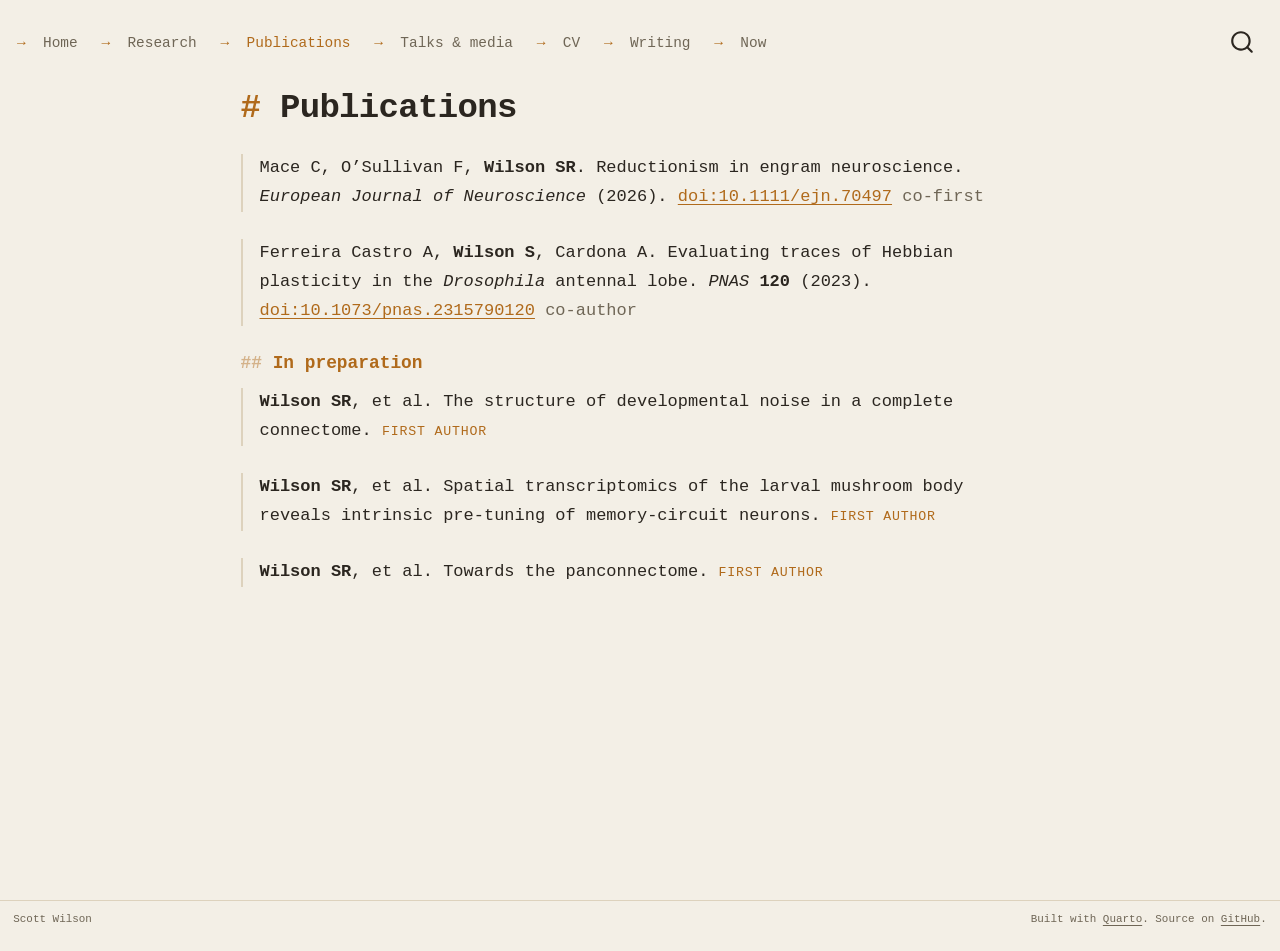
<file: publications.html>
<!DOCTYPE html>
<html xmlns="http://www.w3.org/1999/xhtml" lang="en" xml:lang="en"><head>

<meta charset="utf-8">
<meta name="generator" content="quarto-1.9.38">

<meta name="viewport" content="width=device-width, initial-scale=1.0, user-scalable=yes">


<title>Publications – Scott Wilson</title>
<style>
/* Default styles provided by pandoc.
** See https://pandoc.org/MANUAL.html#variables-for-html for config info.
*/
code{white-space: pre-wrap;}
span.smallcaps{font-variant: small-caps;}
div.columns{display: flex; gap: min(4vw, 1.5em);}
div.column{flex: auto; overflow-x: auto;}
div.hanging-indent{margin-left: 1.5em; text-indent: -1.5em;}
ul.task-list{list-style: none;}
ul.task-list li input[type="checkbox"] {
  width: 0.8em;
  margin: 0 0.8em 0.2em -1em; /* quarto-specific, see https://github.com/quarto-dev/quarto-cli/issues/4556 */ 
  vertical-align: middle;
}
</style>


<script src="site_libs/quarto-nav/quarto-nav.js"></script>
<script src="site_libs/quarto-nav/headroom.min.js"></script>
<script src="site_libs/clipboard/clipboard.min.js"></script>
<script src="site_libs/quarto-search/autocomplete.umd.js"></script>
<script src="site_libs/quarto-search/fuse.min.js"></script>
<script src="site_libs/quarto-search/quarto-search.js"></script>
<meta name="quarto:offset" content="./">
<script src="site_libs/quarto-html/quarto.js" type="module"></script>
<script src="site_libs/quarto-html/tabsets/tabsets.js" type="module"></script>
<script src="site_libs/quarto-html/popper.min.js"></script>
<script src="site_libs/quarto-html/tippy.umd.min.js"></script>
<link href="site_libs/quarto-html/tippy.css" rel="stylesheet">
<link href="site_libs/quarto-html/quarto-syntax-highlighting-98315fc966eab6811d97cf3c209dcdf7.css" rel="stylesheet" id="quarto-text-highlighting-styles">
<script src="site_libs/bootstrap/bootstrap.min.js"></script>
<link href="site_libs/bootstrap/bootstrap-icons.css" rel="stylesheet">
<link href="site_libs/bootstrap/bootstrap-e0f1b69524a9d889d0ac8bbef2894856.min.css" rel="stylesheet" append-hash="true" id="quarto-bootstrap" data-mode="light">
<script id="quarto-search-options" type="application/json">{
  "location": "navbar",
  "copy-button": false,
  "collapse-after": 3,
  "panel-placement": "end",
  "type": "overlay",
  "limit": 50,
  "keyboard-shortcut": [
    "f",
    "/",
    "s"
  ],
  "show-item-context": false,
  "language": {
    "search-no-results-text": "No results",
    "search-matching-documents-text": "matching documents",
    "search-copy-link-title": "Copy link to search",
    "search-hide-matches-text": "Hide additional matches",
    "search-more-match-text": "more match in this document",
    "search-more-matches-text": "more matches in this document",
    "search-clear-button-title": "Clear",
    "search-text-placeholder": "",
    "search-detached-cancel-button-title": "Cancel",
    "search-submit-button-title": "Submit",
    "search-label": "Search"
  }
}</script>


</head>

<body class="nav-fixed fullcontent quarto-light">

<div id="quarto-search-results"></div>
  <header id="quarto-header" class="headroom fixed-top">
    <nav class="navbar navbar-expand-lg " data-bs-theme="dark">
      <div class="navbar-container container-fluid">
            <div id="quarto-search" class="" title="Search"></div>
          <button class="navbar-toggler" type="button" data-bs-toggle="collapse" data-bs-target="#navbarCollapse" aria-controls="navbarCollapse" role="menu" aria-expanded="false" aria-label="Toggle navigation" onclick="if (window.quartoToggleHeadroom) { window.quartoToggleHeadroom(); }">
  <span class="navbar-toggler-icon"></span>
</button>
          <div class="collapse navbar-collapse" id="navbarCollapse">
            <ul class="navbar-nav navbar-nav-scroll me-auto">
  <li class="nav-item">
    <a class="nav-link" href="./index.html"> 
<span class="menu-text">Home</span></a>
  </li>  
  <li class="nav-item">
    <a class="nav-link" href="./research.html"> 
<span class="menu-text">Research</span></a>
  </li>  
  <li class="nav-item">
    <a class="nav-link active" href="./publications.html" aria-current="page"> 
<span class="menu-text">Publications</span></a>
  </li>  
  <li class="nav-item">
    <a class="nav-link" href="./talks.html"> 
<span class="menu-text">Talks &amp; media</span></a>
  </li>  
  <li class="nav-item">
    <a class="nav-link" href="./cv.html"> 
<span class="menu-text">CV</span></a>
  </li>  
  <li class="nav-item">
    <a class="nav-link" href="./writing.html"> 
<span class="menu-text">Writing</span></a>
  </li>  
  <li class="nav-item">
    <a class="nav-link" href="./now.html"> 
<span class="menu-text">Now</span></a>
  </li>  
</ul>
          </div> <!-- /navcollapse -->
            <div class="quarto-navbar-tools">
</div>
      </div> <!-- /container-fluid -->
    </nav>
</header>
<!-- content -->
<div id="quarto-content" class="quarto-container page-columns page-rows-contents page-layout-article page-navbar">
<!-- sidebar -->
<!-- margin-sidebar -->
    
<!-- main -->
<main class="content" id="quarto-document-content">

<header id="title-block-header" class="quarto-title-block default">
<div class="quarto-title">
<h1 class="title">Publications</h1>
</div>



<div class="quarto-title-meta">

    
  
    
  </div>
  


</header>


<div class="lead-block">
<p>Mace C, O’Sullivan F, <strong>Wilson SR</strong>. Reductionism in engram neuroscience. <em>European Journal of Neuroscience</em> (2026). <a href="https://onlinelibrary.wiley.com/doi/10.1111/ejn.70497">doi:10.1111/ejn.70497</a> <span class="muted">co-first</span></p>
</div>
<div class="lead-block">
<p>Ferreira Castro A, <strong>Wilson S</strong>, Cardona A. Evaluating traces of Hebbian plasticity in the <em>Drosophila</em> antennal lobe. <em>PNAS</em> <strong>120</strong> (2023). <a href="https://www.pnas.org/doi/10.1073/pnas.2315790120">doi:10.1073/pnas.2315790120</a> <span class="muted">co-author</span></p>
</div>
<section id="in-preparation" class="level2">
<h2 data-anchor-id="in-preparation">In preparation</h2>
<div class="lead-block">
<p><strong>Wilson SR</strong>, et al.&nbsp;The structure of developmental noise in a complete connectome. <span class="status">first author</span></p>
</div>
<div class="lead-block">
<p><strong>Wilson SR</strong>, et al.&nbsp;Spatial transcriptomics of the larval mushroom body reveals intrinsic pre-tuning of memory-circuit neurons. <span class="status">first author</span></p>
</div>
<div class="lead-block">
<p><strong>Wilson SR</strong>, et al.&nbsp;Towards the panconnectome. <span class="status">first author</span></p>
</div>


</section>

</main> <!-- /main -->
<script id="quarto-html-after-body" type="application/javascript">
  window.document.addEventListener("DOMContentLoaded", function (event) {
    const isCodeAnnotation = (el) => {
      for (const clz of el.classList) {
        if (clz.startsWith('code-annotation-')) {                     
          return true;
        }
      }
      return false;
    }
    const onCopySuccess = function(e) {
      // button target
      const button = e.trigger;
      // don't keep focus
      button.blur();
      // flash "checked"
      button.classList.add('code-copy-button-checked');
      var currentTitle = button.getAttribute("title");
      button.setAttribute("title", "Copied!");
      let tooltip;
      if (window.bootstrap) {
        button.setAttribute("data-bs-toggle", "tooltip");
        button.setAttribute("data-bs-placement", "left");
        button.setAttribute("data-bs-title", "Copied!");
        tooltip = new bootstrap.Tooltip(button, 
          { trigger: "manual", 
            customClass: "code-copy-button-tooltip",
            offset: [0, -8]});
        tooltip.show();    
      }
      setTimeout(function() {
        if (tooltip) {
          tooltip.hide();
          button.removeAttribute("data-bs-title");
          button.removeAttribute("data-bs-toggle");
          button.removeAttribute("data-bs-placement");
        }
        button.setAttribute("title", currentTitle);
        button.classList.remove('code-copy-button-checked');
      }, 1000);
      // clear code selection
      e.clearSelection();
    }
    const getTextToCopy = function(trigger) {
      const outerScaffold = trigger.parentElement.cloneNode(true);
      const codeEl = outerScaffold.querySelector('code');
      for (const childEl of codeEl.children) {
        if (isCodeAnnotation(childEl)) {
          childEl.remove();
        }
      }
      return codeEl.innerText;
    }
    const clipboard = new window.ClipboardJS('.code-copy-button:not([data-in-quarto-modal])', {
      text: getTextToCopy
    });
    clipboard.on('success', onCopySuccess);
    if (window.document.getElementById('quarto-embedded-source-code-modal')) {
      const clipboardModal = new window.ClipboardJS('.code-copy-button[data-in-quarto-modal]', {
        text: getTextToCopy,
        container: window.document.getElementById('quarto-embedded-source-code-modal')
      });
      clipboardModal.on('success', onCopySuccess);
    }
      var localhostRegex = new RegExp(/^(?:http|https):\/\/localhost\:?[0-9]*\//);
      var mailtoRegex = new RegExp(/^mailto:/);
        var filterRegex = new RegExp("https:\/\/sc0ttwils0n\.github\.io");
      var isInternal = (href) => {
          return filterRegex.test(href) || localhostRegex.test(href) || mailtoRegex.test(href);
      }
      // Inspect non-navigation links and adorn them if external
     var links = window.document.querySelectorAll('a[href]:not(.nav-link):not(.navbar-brand):not(.toc-action):not(.sidebar-link):not(.sidebar-item-toggle):not(.pagination-link):not(.no-external):not([aria-hidden]):not(.dropdown-item):not(.quarto-navigation-tool):not(.about-link)');
      for (var i=0; i<links.length; i++) {
        const link = links[i];
        if (!isInternal(link.href)) {
          // undo the damage that might have been done by quarto-nav.js in the case of
          // links that we want to consider external
          if (link.dataset.originalHref !== undefined) {
            link.href = link.dataset.originalHref;
          }
            // target, if specified
            link.setAttribute("target", "_blank");
            if (link.getAttribute("rel") === null) {
              link.setAttribute("rel", "noopener");
            }
        }
      }
    function tippyHover(el, contentFn, onTriggerFn, onUntriggerFn) {
      const config = {
        allowHTML: true,
        maxWidth: 500,
        delay: 100,
        arrow: false,
        appendTo: function(el) {
            return el.parentElement;
        },
        interactive: true,
        interactiveBorder: 10,
        theme: 'quarto',
        placement: 'bottom-start',
      };
      if (contentFn) {
        config.content = contentFn;
      }
      if (onTriggerFn) {
        config.onTrigger = onTriggerFn;
      }
      if (onUntriggerFn) {
        config.onUntrigger = onUntriggerFn;
      }
      window.tippy(el, config); 
    }
    const noterefs = window.document.querySelectorAll('a[role="doc-noteref"]');
    for (var i=0; i<noterefs.length; i++) {
      const ref = noterefs[i];
      tippyHover(ref, function() {
        // use id or data attribute instead here
        let href = ref.getAttribute('data-footnote-href') || ref.getAttribute('href');
        try { href = new URL(href).hash; } catch {}
        const id = href.replace(/^#\/?/, "");
        const note = window.document.getElementById(id);
        if (note) {
          return note.innerHTML;
        } else {
          return "";
        }
      });
    }
    const xrefs = window.document.querySelectorAll('a.quarto-xref');
    const processXRef = (id, note) => {
      // Strip column container classes
      const stripColumnClz = (el) => {
        el.classList.remove("page-full", "page-columns");
        if (el.children) {
          for (const child of el.children) {
            stripColumnClz(child);
          }
        }
      }
      stripColumnClz(note)
      if (id === null || id.startsWith('sec-')) {
        // Special case sections, only their first couple elements
        const container = document.createElement("div");
        if (note.children && note.children.length > 2) {
          container.appendChild(note.children[0].cloneNode(true));
          for (let i = 1; i < note.children.length; i++) {
            const child = note.children[i];
            if (child.tagName === "P" && child.innerText === "") {
              continue;
            } else {
              container.appendChild(child.cloneNode(true));
              break;
            }
          }
          if (window.Quarto?.typesetMath) {
            window.Quarto.typesetMath(container);
          }
          return container.innerHTML
        } else {
          if (window.Quarto?.typesetMath) {
            window.Quarto.typesetMath(note);
          }
          return note.innerHTML;
        }
      } else {
        // Remove any anchor links if they are present
        const anchorLink = note.querySelector('a.anchorjs-link');
        if (anchorLink) {
          anchorLink.remove();
        }
        if (window.Quarto?.typesetMath) {
          window.Quarto.typesetMath(note);
        }
        if (note.classList.contains("callout")) {
          return note.outerHTML;
        } else {
          return note.innerHTML;
        }
      }
    }
    for (var i=0; i<xrefs.length; i++) {
      const xref = xrefs[i];
      tippyHover(xref, undefined, function(instance) {
        instance.disable();
        let url = xref.getAttribute('href');
        let hash = undefined; 
        if (url.startsWith('#')) {
          hash = url;
        } else {
          try { hash = new URL(url).hash; } catch {}
        }
        if (hash) {
          const id = hash.replace(/^#\/?/, "");
          const note = window.document.getElementById(id);
          if (note !== null) {
            try {
              const html = processXRef(id, note.cloneNode(true));
              instance.setContent(html);
            } finally {
              instance.enable();
              instance.show();
            }
          } else {
            // See if we can fetch this
            fetch(url.split('#')[0])
            .then(res => res.text())
            .then(html => {
              const parser = new DOMParser();
              const htmlDoc = parser.parseFromString(html, "text/html");
              const note = htmlDoc.getElementById(id);
              if (note !== null) {
                const html = processXRef(id, note);
                instance.setContent(html);
              } 
            }).finally(() => {
              instance.enable();
              instance.show();
            });
          }
        } else {
          // See if we can fetch a full url (with no hash to target)
          // This is a special case and we should probably do some content thinning / targeting
          fetch(url)
          .then(res => res.text())
          .then(html => {
            const parser = new DOMParser();
            const htmlDoc = parser.parseFromString(html, "text/html");
            const note = htmlDoc.querySelector('main.content');
            if (note !== null) {
              // This should only happen for chapter cross references
              // (since there is no id in the URL)
              // remove the first header
              if (note.children.length > 0 && note.children[0].tagName === "HEADER") {
                note.children[0].remove();
              }
              const html = processXRef(null, note);
              instance.setContent(html);
            } 
          }).finally(() => {
            instance.enable();
            instance.show();
          });
        }
      }, function(instance) {
      });
    }
        let selectedAnnoteEl;
        const selectorForAnnotation = ( cell, annotation) => {
          let cellAttr = 'data-code-cell="' + cell + '"';
          let lineAttr = 'data-code-annotation="' +  annotation + '"';
          const selector = 'span[' + cellAttr + '][' + lineAttr + ']';
          return selector;
        }
        const selectCodeLines = (annoteEl) => {
          const doc = window.document;
          const targetCell = annoteEl.getAttribute("data-target-cell");
          const targetAnnotation = annoteEl.getAttribute("data-target-annotation");
          const annoteSpan = window.document.querySelector(selectorForAnnotation(targetCell, targetAnnotation));
          const lines = annoteSpan.getAttribute("data-code-lines").split(",");
          const lineIds = lines.map((line) => {
            return targetCell + "-" + line;
          })
          let top = null;
          let height = null;
          let parent = null;
          if (lineIds.length > 0) {
              //compute the position of the single el (top and bottom and make a div)
              const el = window.document.getElementById(lineIds[0]);
              top = el.offsetTop;
              height = el.offsetHeight;
              parent = el.parentElement.parentElement;
            if (lineIds.length > 1) {
              const lastEl = window.document.getElementById(lineIds[lineIds.length - 1]);
              const bottom = lastEl.offsetTop + lastEl.offsetHeight;
              height = bottom - top;
            }
            if (top !== null && height !== null && parent !== null) {
              // cook up a div (if necessary) and position it 
              let div = window.document.getElementById("code-annotation-line-highlight");
              if (div === null) {
                div = window.document.createElement("div");
                div.setAttribute("id", "code-annotation-line-highlight");
                div.style.position = 'absolute';
                parent.appendChild(div);
              }
              div.style.top = top - 2 + "px";
              div.style.height = height + 4 + "px";
              div.style.left = 0;
              let gutterDiv = window.document.getElementById("code-annotation-line-highlight-gutter");
              if (gutterDiv === null) {
                gutterDiv = window.document.createElement("div");
                gutterDiv.setAttribute("id", "code-annotation-line-highlight-gutter");
                gutterDiv.style.position = 'absolute';
                const codeCell = window.document.getElementById(targetCell);
                const gutter = codeCell.querySelector('.code-annotation-gutter');
                gutter.appendChild(gutterDiv);
              }
              gutterDiv.style.top = top - 2 + "px";
              gutterDiv.style.height = height + 4 + "px";
            }
            selectedAnnoteEl = annoteEl;
          }
        };
        const unselectCodeLines = () => {
          const elementsIds = ["code-annotation-line-highlight", "code-annotation-line-highlight-gutter"];
          elementsIds.forEach((elId) => {
            const div = window.document.getElementById(elId);
            if (div) {
              div.remove();
            }
          });
          selectedAnnoteEl = undefined;
        };
          // Handle positioning of the toggle
      window.addEventListener(
        "resize",
        throttle(() => {
          elRect = undefined;
          if (selectedAnnoteEl) {
            selectCodeLines(selectedAnnoteEl);
          }
        }, 10)
      );
      function throttle(fn, ms) {
      let throttle = false;
      let timer;
        return (...args) => {
          if(!throttle) { // first call gets through
              fn.apply(this, args);
              throttle = true;
          } else { // all the others get throttled
              if(timer) clearTimeout(timer); // cancel #2
              timer = setTimeout(() => {
                fn.apply(this, args);
                timer = throttle = false;
              }, ms);
          }
        };
      }
        // Attach click handler to the DT
        const annoteDls = window.document.querySelectorAll('dt[data-target-cell]');
        for (const annoteDlNode of annoteDls) {
          annoteDlNode.addEventListener('click', (event) => {
            const clickedEl = event.target;
            if (clickedEl !== selectedAnnoteEl) {
              unselectCodeLines();
              const activeEl = window.document.querySelector('dt[data-target-cell].code-annotation-active');
              if (activeEl) {
                activeEl.classList.remove('code-annotation-active');
              }
              selectCodeLines(clickedEl);
              clickedEl.classList.add('code-annotation-active');
            } else {
              // Unselect the line
              unselectCodeLines();
              clickedEl.classList.remove('code-annotation-active');
            }
          });
        }
    const findCites = (el) => {
      const parentEl = el.parentElement;
      if (parentEl) {
        const cites = parentEl.dataset.cites;
        if (cites) {
          return {
            el,
            cites: cites.split(' ')
          };
        } else {
          return findCites(el.parentElement)
        }
      } else {
        return undefined;
      }
    };
    var bibliorefs = window.document.querySelectorAll('a[role="doc-biblioref"]');
    for (var i=0; i<bibliorefs.length; i++) {
      const ref = bibliorefs[i];
      const citeInfo = findCites(ref);
      if (citeInfo) {
        tippyHover(citeInfo.el, function() {
          var popup = window.document.createElement('div');
          citeInfo.cites.forEach(function(cite) {
            var citeDiv = window.document.createElement('div');
            citeDiv.classList.add('hanging-indent');
            citeDiv.classList.add('csl-entry');
            var biblioDiv = window.document.getElementById('ref-' + cite);
            if (biblioDiv) {
              citeDiv.innerHTML = biblioDiv.innerHTML;
            }
            popup.appendChild(citeDiv);
          });
          return popup.innerHTML;
        });
      }
    }
  });
  </script>
</div> <!-- /content -->
<footer class="footer">
  <div class="nav-footer">
    <div class="nav-footer-left">
<p>Scott Wilson</p>
</div>   
    <div class="nav-footer-center">
      &nbsp;
    </div>
    <div class="nav-footer-right">
<p>Built with <a href="https://quarto.org">Quarto</a>. Source on <a href="https://github.com/sc0ttwils0n/sc0ttwils0n.github.io">GitHub</a>.</p>
</div>
  </div>
</footer>




</body></html>
</file>
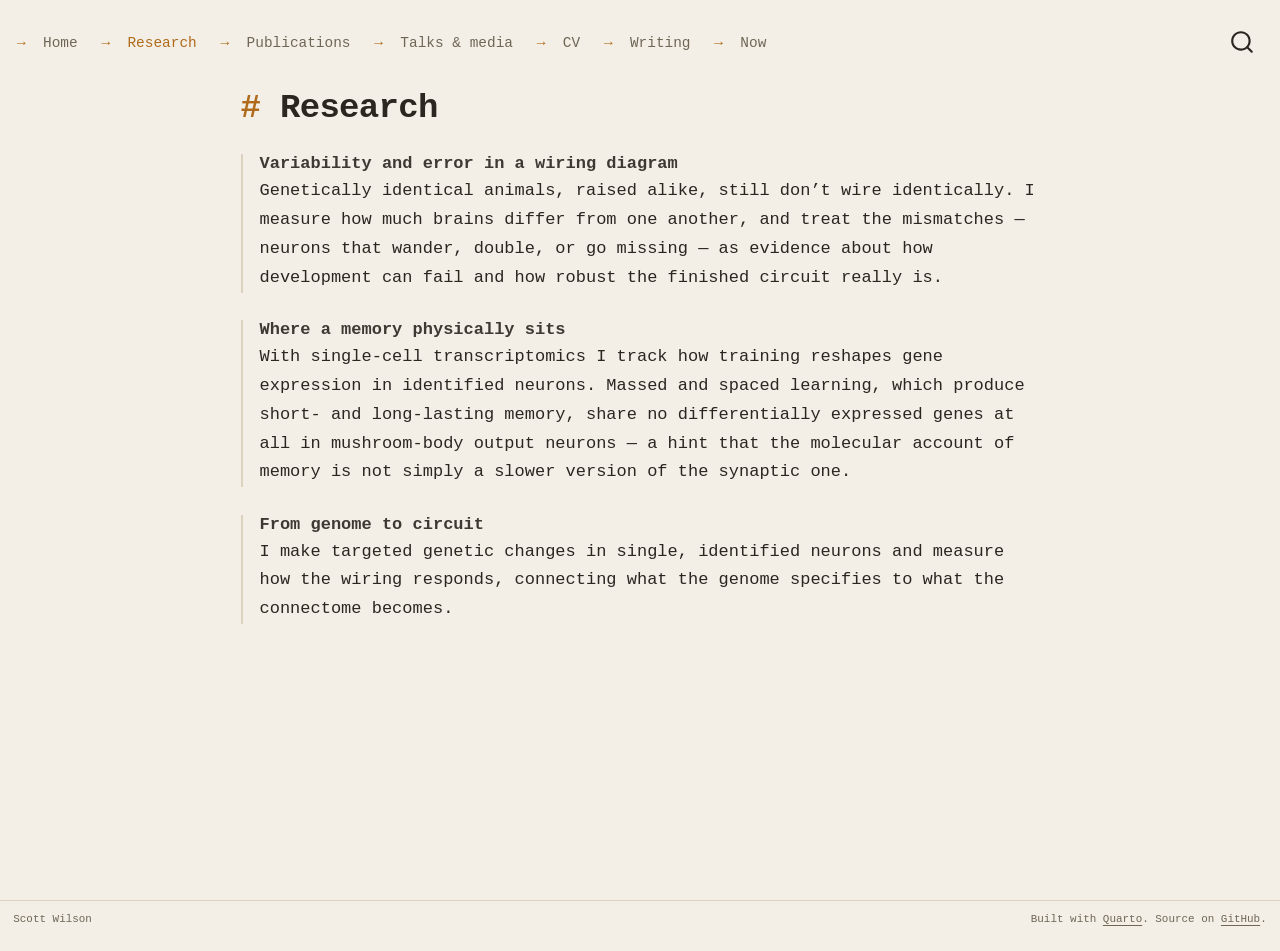
<file: research.html>
<!DOCTYPE html>
<html xmlns="http://www.w3.org/1999/xhtml" lang="en" xml:lang="en"><head>

<meta charset="utf-8">
<meta name="generator" content="quarto-1.9.38">

<meta name="viewport" content="width=device-width, initial-scale=1.0, user-scalable=yes">


<title>Research – Scott Wilson</title>
<style>
/* Default styles provided by pandoc.
** See https://pandoc.org/MANUAL.html#variables-for-html for config info.
*/
code{white-space: pre-wrap;}
span.smallcaps{font-variant: small-caps;}
div.columns{display: flex; gap: min(4vw, 1.5em);}
div.column{flex: auto; overflow-x: auto;}
div.hanging-indent{margin-left: 1.5em; text-indent: -1.5em;}
ul.task-list{list-style: none;}
ul.task-list li input[type="checkbox"] {
  width: 0.8em;
  margin: 0 0.8em 0.2em -1em; /* quarto-specific, see https://github.com/quarto-dev/quarto-cli/issues/4556 */ 
  vertical-align: middle;
}
</style>


<script src="site_libs/quarto-nav/quarto-nav.js"></script>
<script src="site_libs/quarto-nav/headroom.min.js"></script>
<script src="site_libs/clipboard/clipboard.min.js"></script>
<script src="site_libs/quarto-search/autocomplete.umd.js"></script>
<script src="site_libs/quarto-search/fuse.min.js"></script>
<script src="site_libs/quarto-search/quarto-search.js"></script>
<meta name="quarto:offset" content="./">
<script src="site_libs/quarto-html/quarto.js" type="module"></script>
<script src="site_libs/quarto-html/tabsets/tabsets.js" type="module"></script>
<script src="site_libs/quarto-html/popper.min.js"></script>
<script src="site_libs/quarto-html/tippy.umd.min.js"></script>
<link href="site_libs/quarto-html/tippy.css" rel="stylesheet">
<link href="site_libs/quarto-html/quarto-syntax-highlighting-98315fc966eab6811d97cf3c209dcdf7.css" rel="stylesheet" id="quarto-text-highlighting-styles">
<script src="site_libs/bootstrap/bootstrap.min.js"></script>
<link href="site_libs/bootstrap/bootstrap-icons.css" rel="stylesheet">
<link href="site_libs/bootstrap/bootstrap-e0f1b69524a9d889d0ac8bbef2894856.min.css" rel="stylesheet" append-hash="true" id="quarto-bootstrap" data-mode="light">
<script id="quarto-search-options" type="application/json">{
  "location": "navbar",
  "copy-button": false,
  "collapse-after": 3,
  "panel-placement": "end",
  "type": "overlay",
  "limit": 50,
  "keyboard-shortcut": [
    "f",
    "/",
    "s"
  ],
  "show-item-context": false,
  "language": {
    "search-no-results-text": "No results",
    "search-matching-documents-text": "matching documents",
    "search-copy-link-title": "Copy link to search",
    "search-hide-matches-text": "Hide additional matches",
    "search-more-match-text": "more match in this document",
    "search-more-matches-text": "more matches in this document",
    "search-clear-button-title": "Clear",
    "search-text-placeholder": "",
    "search-detached-cancel-button-title": "Cancel",
    "search-submit-button-title": "Submit",
    "search-label": "Search"
  }
}</script>


</head>

<body class="nav-fixed fullcontent quarto-light">

<div id="quarto-search-results"></div>
  <header id="quarto-header" class="headroom fixed-top">
    <nav class="navbar navbar-expand-lg " data-bs-theme="dark">
      <div class="navbar-container container-fluid">
            <div id="quarto-search" class="" title="Search"></div>
          <button class="navbar-toggler" type="button" data-bs-toggle="collapse" data-bs-target="#navbarCollapse" aria-controls="navbarCollapse" role="menu" aria-expanded="false" aria-label="Toggle navigation" onclick="if (window.quartoToggleHeadroom) { window.quartoToggleHeadroom(); }">
  <span class="navbar-toggler-icon"></span>
</button>
          <div class="collapse navbar-collapse" id="navbarCollapse">
            <ul class="navbar-nav navbar-nav-scroll me-auto">
  <li class="nav-item">
    <a class="nav-link" href="./index.html"> 
<span class="menu-text">Home</span></a>
  </li>  
  <li class="nav-item">
    <a class="nav-link active" href="./research.html" aria-current="page"> 
<span class="menu-text">Research</span></a>
  </li>  
  <li class="nav-item">
    <a class="nav-link" href="./publications.html"> 
<span class="menu-text">Publications</span></a>
  </li>  
  <li class="nav-item">
    <a class="nav-link" href="./talks.html"> 
<span class="menu-text">Talks &amp; media</span></a>
  </li>  
  <li class="nav-item">
    <a class="nav-link" href="./cv.html"> 
<span class="menu-text">CV</span></a>
  </li>  
  <li class="nav-item">
    <a class="nav-link" href="./writing.html"> 
<span class="menu-text">Writing</span></a>
  </li>  
  <li class="nav-item">
    <a class="nav-link" href="./now.html"> 
<span class="menu-text">Now</span></a>
  </li>  
</ul>
          </div> <!-- /navcollapse -->
            <div class="quarto-navbar-tools">
</div>
      </div> <!-- /container-fluid -->
    </nav>
</header>
<!-- content -->
<div id="quarto-content" class="quarto-container page-columns page-rows-contents page-layout-article page-navbar">
<!-- sidebar -->
<!-- margin-sidebar -->
    
<!-- main -->
<main class="content" id="quarto-document-content">

<header id="title-block-header" class="quarto-title-block default">
<div class="quarto-title">
<h1 class="title">Research</h1>
</div>



<div class="quarto-title-meta">

    
  
    
  </div>
  


</header>


<section id="variability-and-error-in-a-wiring-diagram" class="level3 lead-block">
<h3 data-anchor-id="variability-and-error-in-a-wiring-diagram">Variability and error in a wiring diagram</h3>
<p>Genetically identical animals, raised alike, still don’t wire identically. I measure how much brains differ from one another, and treat the mismatches — neurons that wander, double, or go missing — as evidence about how development can fail and how robust the finished circuit really is.</p>
</section>
<section id="where-a-memory-physically-sits" class="level3 lead-block">
<h3 data-anchor-id="where-a-memory-physically-sits">Where a memory physically sits</h3>
<p>With single-cell transcriptomics I track how training reshapes gene expression in identified neurons. Massed and spaced learning, which produce short- and long-lasting memory, share no differentially expressed genes at all in mushroom-body output neurons — a hint that the molecular account of memory is not simply a slower version of the synaptic one.</p>
</section>
<section id="from-genome-to-circuit" class="level3 lead-block">
<h3 data-anchor-id="from-genome-to-circuit">From genome to circuit</h3>
<p>I make targeted genetic changes in single, identified neurons and measure how the wiring responds, connecting what the genome specifies to what the connectome becomes.</p>
</section>



</main> <!-- /main -->
<script id="quarto-html-after-body" type="application/javascript">
  window.document.addEventListener("DOMContentLoaded", function (event) {
    const isCodeAnnotation = (el) => {
      for (const clz of el.classList) {
        if (clz.startsWith('code-annotation-')) {                     
          return true;
        }
      }
      return false;
    }
    const onCopySuccess = function(e) {
      // button target
      const button = e.trigger;
      // don't keep focus
      button.blur();
      // flash "checked"
      button.classList.add('code-copy-button-checked');
      var currentTitle = button.getAttribute("title");
      button.setAttribute("title", "Copied!");
      let tooltip;
      if (window.bootstrap) {
        button.setAttribute("data-bs-toggle", "tooltip");
        button.setAttribute("data-bs-placement", "left");
        button.setAttribute("data-bs-title", "Copied!");
        tooltip = new bootstrap.Tooltip(button, 
          { trigger: "manual", 
            customClass: "code-copy-button-tooltip",
            offset: [0, -8]});
        tooltip.show();    
      }
      setTimeout(function() {
        if (tooltip) {
          tooltip.hide();
          button.removeAttribute("data-bs-title");
          button.removeAttribute("data-bs-toggle");
          button.removeAttribute("data-bs-placement");
        }
        button.setAttribute("title", currentTitle);
        button.classList.remove('code-copy-button-checked');
      }, 1000);
      // clear code selection
      e.clearSelection();
    }
    const getTextToCopy = function(trigger) {
      const outerScaffold = trigger.parentElement.cloneNode(true);
      const codeEl = outerScaffold.querySelector('code');
      for (const childEl of codeEl.children) {
        if (isCodeAnnotation(childEl)) {
          childEl.remove();
        }
      }
      return codeEl.innerText;
    }
    const clipboard = new window.ClipboardJS('.code-copy-button:not([data-in-quarto-modal])', {
      text: getTextToCopy
    });
    clipboard.on('success', onCopySuccess);
    if (window.document.getElementById('quarto-embedded-source-code-modal')) {
      const clipboardModal = new window.ClipboardJS('.code-copy-button[data-in-quarto-modal]', {
        text: getTextToCopy,
        container: window.document.getElementById('quarto-embedded-source-code-modal')
      });
      clipboardModal.on('success', onCopySuccess);
    }
      var localhostRegex = new RegExp(/^(?:http|https):\/\/localhost\:?[0-9]*\//);
      var mailtoRegex = new RegExp(/^mailto:/);
        var filterRegex = new RegExp("https:\/\/sc0ttwils0n\.github\.io");
      var isInternal = (href) => {
          return filterRegex.test(href) || localhostRegex.test(href) || mailtoRegex.test(href);
      }
      // Inspect non-navigation links and adorn them if external
     var links = window.document.querySelectorAll('a[href]:not(.nav-link):not(.navbar-brand):not(.toc-action):not(.sidebar-link):not(.sidebar-item-toggle):not(.pagination-link):not(.no-external):not([aria-hidden]):not(.dropdown-item):not(.quarto-navigation-tool):not(.about-link)');
      for (var i=0; i<links.length; i++) {
        const link = links[i];
        if (!isInternal(link.href)) {
          // undo the damage that might have been done by quarto-nav.js in the case of
          // links that we want to consider external
          if (link.dataset.originalHref !== undefined) {
            link.href = link.dataset.originalHref;
          }
            // target, if specified
            link.setAttribute("target", "_blank");
            if (link.getAttribute("rel") === null) {
              link.setAttribute("rel", "noopener");
            }
        }
      }
    function tippyHover(el, contentFn, onTriggerFn, onUntriggerFn) {
      const config = {
        allowHTML: true,
        maxWidth: 500,
        delay: 100,
        arrow: false,
        appendTo: function(el) {
            return el.parentElement;
        },
        interactive: true,
        interactiveBorder: 10,
        theme: 'quarto',
        placement: 'bottom-start',
      };
      if (contentFn) {
        config.content = contentFn;
      }
      if (onTriggerFn) {
        config.onTrigger = onTriggerFn;
      }
      if (onUntriggerFn) {
        config.onUntrigger = onUntriggerFn;
      }
      window.tippy(el, config); 
    }
    const noterefs = window.document.querySelectorAll('a[role="doc-noteref"]');
    for (var i=0; i<noterefs.length; i++) {
      const ref = noterefs[i];
      tippyHover(ref, function() {
        // use id or data attribute instead here
        let href = ref.getAttribute('data-footnote-href') || ref.getAttribute('href');
        try { href = new URL(href).hash; } catch {}
        const id = href.replace(/^#\/?/, "");
        const note = window.document.getElementById(id);
        if (note) {
          return note.innerHTML;
        } else {
          return "";
        }
      });
    }
    const xrefs = window.document.querySelectorAll('a.quarto-xref');
    const processXRef = (id, note) => {
      // Strip column container classes
      const stripColumnClz = (el) => {
        el.classList.remove("page-full", "page-columns");
        if (el.children) {
          for (const child of el.children) {
            stripColumnClz(child);
          }
        }
      }
      stripColumnClz(note)
      if (id === null || id.startsWith('sec-')) {
        // Special case sections, only their first couple elements
        const container = document.createElement("div");
        if (note.children && note.children.length > 2) {
          container.appendChild(note.children[0].cloneNode(true));
          for (let i = 1; i < note.children.length; i++) {
            const child = note.children[i];
            if (child.tagName === "P" && child.innerText === "") {
              continue;
            } else {
              container.appendChild(child.cloneNode(true));
              break;
            }
          }
          if (window.Quarto?.typesetMath) {
            window.Quarto.typesetMath(container);
          }
          return container.innerHTML
        } else {
          if (window.Quarto?.typesetMath) {
            window.Quarto.typesetMath(note);
          }
          return note.innerHTML;
        }
      } else {
        // Remove any anchor links if they are present
        const anchorLink = note.querySelector('a.anchorjs-link');
        if (anchorLink) {
          anchorLink.remove();
        }
        if (window.Quarto?.typesetMath) {
          window.Quarto.typesetMath(note);
        }
        if (note.classList.contains("callout")) {
          return note.outerHTML;
        } else {
          return note.innerHTML;
        }
      }
    }
    for (var i=0; i<xrefs.length; i++) {
      const xref = xrefs[i];
      tippyHover(xref, undefined, function(instance) {
        instance.disable();
        let url = xref.getAttribute('href');
        let hash = undefined; 
        if (url.startsWith('#')) {
          hash = url;
        } else {
          try { hash = new URL(url).hash; } catch {}
        }
        if (hash) {
          const id = hash.replace(/^#\/?/, "");
          const note = window.document.getElementById(id);
          if (note !== null) {
            try {
              const html = processXRef(id, note.cloneNode(true));
              instance.setContent(html);
            } finally {
              instance.enable();
              instance.show();
            }
          } else {
            // See if we can fetch this
            fetch(url.split('#')[0])
            .then(res => res.text())
            .then(html => {
              const parser = new DOMParser();
              const htmlDoc = parser.parseFromString(html, "text/html");
              const note = htmlDoc.getElementById(id);
              if (note !== null) {
                const html = processXRef(id, note);
                instance.setContent(html);
              } 
            }).finally(() => {
              instance.enable();
              instance.show();
            });
          }
        } else {
          // See if we can fetch a full url (with no hash to target)
          // This is a special case and we should probably do some content thinning / targeting
          fetch(url)
          .then(res => res.text())
          .then(html => {
            const parser = new DOMParser();
            const htmlDoc = parser.parseFromString(html, "text/html");
            const note = htmlDoc.querySelector('main.content');
            if (note !== null) {
              // This should only happen for chapter cross references
              // (since there is no id in the URL)
              // remove the first header
              if (note.children.length > 0 && note.children[0].tagName === "HEADER") {
                note.children[0].remove();
              }
              const html = processXRef(null, note);
              instance.setContent(html);
            } 
          }).finally(() => {
            instance.enable();
            instance.show();
          });
        }
      }, function(instance) {
      });
    }
        let selectedAnnoteEl;
        const selectorForAnnotation = ( cell, annotation) => {
          let cellAttr = 'data-code-cell="' + cell + '"';
          let lineAttr = 'data-code-annotation="' +  annotation + '"';
          const selector = 'span[' + cellAttr + '][' + lineAttr + ']';
          return selector;
        }
        const selectCodeLines = (annoteEl) => {
          const doc = window.document;
          const targetCell = annoteEl.getAttribute("data-target-cell");
          const targetAnnotation = annoteEl.getAttribute("data-target-annotation");
          const annoteSpan = window.document.querySelector(selectorForAnnotation(targetCell, targetAnnotation));
          const lines = annoteSpan.getAttribute("data-code-lines").split(",");
          const lineIds = lines.map((line) => {
            return targetCell + "-" + line;
          })
          let top = null;
          let height = null;
          let parent = null;
          if (lineIds.length > 0) {
              //compute the position of the single el (top and bottom and make a div)
              const el = window.document.getElementById(lineIds[0]);
              top = el.offsetTop;
              height = el.offsetHeight;
              parent = el.parentElement.parentElement;
            if (lineIds.length > 1) {
              const lastEl = window.document.getElementById(lineIds[lineIds.length - 1]);
              const bottom = lastEl.offsetTop + lastEl.offsetHeight;
              height = bottom - top;
            }
            if (top !== null && height !== null && parent !== null) {
              // cook up a div (if necessary) and position it 
              let div = window.document.getElementById("code-annotation-line-highlight");
              if (div === null) {
                div = window.document.createElement("div");
                div.setAttribute("id", "code-annotation-line-highlight");
                div.style.position = 'absolute';
                parent.appendChild(div);
              }
              div.style.top = top - 2 + "px";
              div.style.height = height + 4 + "px";
              div.style.left = 0;
              let gutterDiv = window.document.getElementById("code-annotation-line-highlight-gutter");
              if (gutterDiv === null) {
                gutterDiv = window.document.createElement("div");
                gutterDiv.setAttribute("id", "code-annotation-line-highlight-gutter");
                gutterDiv.style.position = 'absolute';
                const codeCell = window.document.getElementById(targetCell);
                const gutter = codeCell.querySelector('.code-annotation-gutter');
                gutter.appendChild(gutterDiv);
              }
              gutterDiv.style.top = top - 2 + "px";
              gutterDiv.style.height = height + 4 + "px";
            }
            selectedAnnoteEl = annoteEl;
          }
        };
        const unselectCodeLines = () => {
          const elementsIds = ["code-annotation-line-highlight", "code-annotation-line-highlight-gutter"];
          elementsIds.forEach((elId) => {
            const div = window.document.getElementById(elId);
            if (div) {
              div.remove();
            }
          });
          selectedAnnoteEl = undefined;
        };
          // Handle positioning of the toggle
      window.addEventListener(
        "resize",
        throttle(() => {
          elRect = undefined;
          if (selectedAnnoteEl) {
            selectCodeLines(selectedAnnoteEl);
          }
        }, 10)
      );
      function throttle(fn, ms) {
      let throttle = false;
      let timer;
        return (...args) => {
          if(!throttle) { // first call gets through
              fn.apply(this, args);
              throttle = true;
          } else { // all the others get throttled
              if(timer) clearTimeout(timer); // cancel #2
              timer = setTimeout(() => {
                fn.apply(this, args);
                timer = throttle = false;
              }, ms);
          }
        };
      }
        // Attach click handler to the DT
        const annoteDls = window.document.querySelectorAll('dt[data-target-cell]');
        for (const annoteDlNode of annoteDls) {
          annoteDlNode.addEventListener('click', (event) => {
            const clickedEl = event.target;
            if (clickedEl !== selectedAnnoteEl) {
              unselectCodeLines();
              const activeEl = window.document.querySelector('dt[data-target-cell].code-annotation-active');
              if (activeEl) {
                activeEl.classList.remove('code-annotation-active');
              }
              selectCodeLines(clickedEl);
              clickedEl.classList.add('code-annotation-active');
            } else {
              // Unselect the line
              unselectCodeLines();
              clickedEl.classList.remove('code-annotation-active');
            }
          });
        }
    const findCites = (el) => {
      const parentEl = el.parentElement;
      if (parentEl) {
        const cites = parentEl.dataset.cites;
        if (cites) {
          return {
            el,
            cites: cites.split(' ')
          };
        } else {
          return findCites(el.parentElement)
        }
      } else {
        return undefined;
      }
    };
    var bibliorefs = window.document.querySelectorAll('a[role="doc-biblioref"]');
    for (var i=0; i<bibliorefs.length; i++) {
      const ref = bibliorefs[i];
      const citeInfo = findCites(ref);
      if (citeInfo) {
        tippyHover(citeInfo.el, function() {
          var popup = window.document.createElement('div');
          citeInfo.cites.forEach(function(cite) {
            var citeDiv = window.document.createElement('div');
            citeDiv.classList.add('hanging-indent');
            citeDiv.classList.add('csl-entry');
            var biblioDiv = window.document.getElementById('ref-' + cite);
            if (biblioDiv) {
              citeDiv.innerHTML = biblioDiv.innerHTML;
            }
            popup.appendChild(citeDiv);
          });
          return popup.innerHTML;
        });
      }
    }
  });
  </script>
</div> <!-- /content -->
<footer class="footer">
  <div class="nav-footer">
    <div class="nav-footer-left">
<p>Scott Wilson</p>
</div>   
    <div class="nav-footer-center">
      &nbsp;
    </div>
    <div class="nav-footer-right">
<p>Built with <a href="https://quarto.org">Quarto</a>. Source on <a href="https://github.com/sc0ttwils0n/sc0ttwils0n.github.io">GitHub</a>.</p>
</div>
  </div>
</footer>




</body></html>
</file>
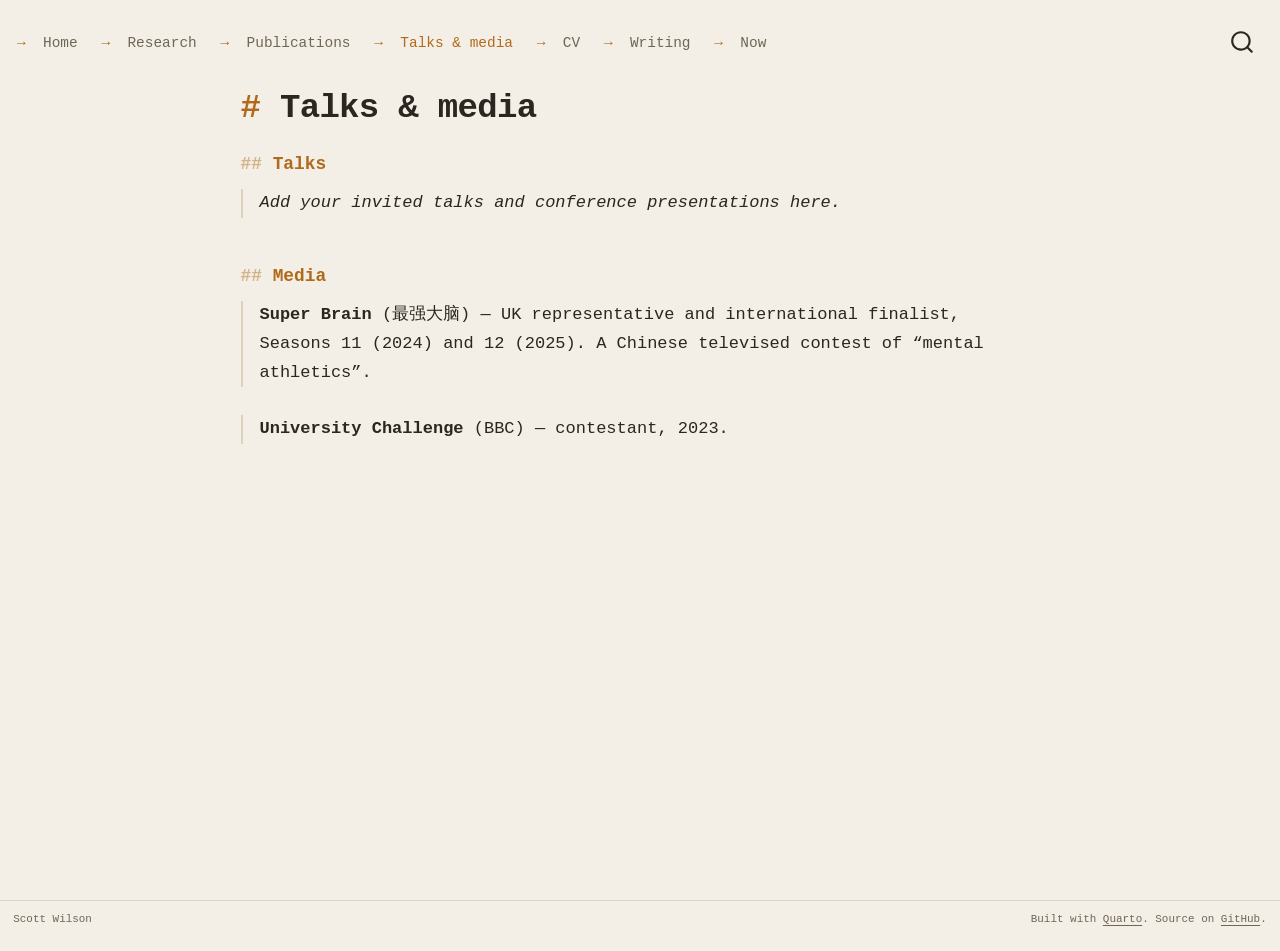
<file: talks.html>
<!DOCTYPE html>
<html xmlns="http://www.w3.org/1999/xhtml" lang="en" xml:lang="en"><head>

<meta charset="utf-8">
<meta name="generator" content="quarto-1.9.38">

<meta name="viewport" content="width=device-width, initial-scale=1.0, user-scalable=yes">


<title>Talks &amp; media – Scott Wilson</title>
<style>
/* Default styles provided by pandoc.
** See https://pandoc.org/MANUAL.html#variables-for-html for config info.
*/
code{white-space: pre-wrap;}
span.smallcaps{font-variant: small-caps;}
div.columns{display: flex; gap: min(4vw, 1.5em);}
div.column{flex: auto; overflow-x: auto;}
div.hanging-indent{margin-left: 1.5em; text-indent: -1.5em;}
ul.task-list{list-style: none;}
ul.task-list li input[type="checkbox"] {
  width: 0.8em;
  margin: 0 0.8em 0.2em -1em; /* quarto-specific, see https://github.com/quarto-dev/quarto-cli/issues/4556 */ 
  vertical-align: middle;
}
</style>


<script src="site_libs/quarto-nav/quarto-nav.js"></script>
<script src="site_libs/quarto-nav/headroom.min.js"></script>
<script src="site_libs/clipboard/clipboard.min.js"></script>
<script src="site_libs/quarto-search/autocomplete.umd.js"></script>
<script src="site_libs/quarto-search/fuse.min.js"></script>
<script src="site_libs/quarto-search/quarto-search.js"></script>
<meta name="quarto:offset" content="./">
<script src="site_libs/quarto-html/quarto.js" type="module"></script>
<script src="site_libs/quarto-html/tabsets/tabsets.js" type="module"></script>
<script src="site_libs/quarto-html/popper.min.js"></script>
<script src="site_libs/quarto-html/tippy.umd.min.js"></script>
<link href="site_libs/quarto-html/tippy.css" rel="stylesheet">
<link href="site_libs/quarto-html/quarto-syntax-highlighting-98315fc966eab6811d97cf3c209dcdf7.css" rel="stylesheet" id="quarto-text-highlighting-styles">
<script src="site_libs/bootstrap/bootstrap.min.js"></script>
<link href="site_libs/bootstrap/bootstrap-icons.css" rel="stylesheet">
<link href="site_libs/bootstrap/bootstrap-e0f1b69524a9d889d0ac8bbef2894856.min.css" rel="stylesheet" append-hash="true" id="quarto-bootstrap" data-mode="light">
<script id="quarto-search-options" type="application/json">{
  "location": "navbar",
  "copy-button": false,
  "collapse-after": 3,
  "panel-placement": "end",
  "type": "overlay",
  "limit": 50,
  "keyboard-shortcut": [
    "f",
    "/",
    "s"
  ],
  "show-item-context": false,
  "language": {
    "search-no-results-text": "No results",
    "search-matching-documents-text": "matching documents",
    "search-copy-link-title": "Copy link to search",
    "search-hide-matches-text": "Hide additional matches",
    "search-more-match-text": "more match in this document",
    "search-more-matches-text": "more matches in this document",
    "search-clear-button-title": "Clear",
    "search-text-placeholder": "",
    "search-detached-cancel-button-title": "Cancel",
    "search-submit-button-title": "Submit",
    "search-label": "Search"
  }
}</script>


</head>

<body class="nav-fixed fullcontent quarto-light">

<div id="quarto-search-results"></div>
  <header id="quarto-header" class="headroom fixed-top">
    <nav class="navbar navbar-expand-lg " data-bs-theme="dark">
      <div class="navbar-container container-fluid">
            <div id="quarto-search" class="" title="Search"></div>
          <button class="navbar-toggler" type="button" data-bs-toggle="collapse" data-bs-target="#navbarCollapse" aria-controls="navbarCollapse" role="menu" aria-expanded="false" aria-label="Toggle navigation" onclick="if (window.quartoToggleHeadroom) { window.quartoToggleHeadroom(); }">
  <span class="navbar-toggler-icon"></span>
</button>
          <div class="collapse navbar-collapse" id="navbarCollapse">
            <ul class="navbar-nav navbar-nav-scroll me-auto">
  <li class="nav-item">
    <a class="nav-link" href="./index.html"> 
<span class="menu-text">Home</span></a>
  </li>  
  <li class="nav-item">
    <a class="nav-link" href="./research.html"> 
<span class="menu-text">Research</span></a>
  </li>  
  <li class="nav-item">
    <a class="nav-link" href="./publications.html"> 
<span class="menu-text">Publications</span></a>
  </li>  
  <li class="nav-item">
    <a class="nav-link active" href="./talks.html" aria-current="page"> 
<span class="menu-text">Talks &amp; media</span></a>
  </li>  
  <li class="nav-item">
    <a class="nav-link" href="./cv.html"> 
<span class="menu-text">CV</span></a>
  </li>  
  <li class="nav-item">
    <a class="nav-link" href="./writing.html"> 
<span class="menu-text">Writing</span></a>
  </li>  
  <li class="nav-item">
    <a class="nav-link" href="./now.html"> 
<span class="menu-text">Now</span></a>
  </li>  
</ul>
          </div> <!-- /navcollapse -->
            <div class="quarto-navbar-tools">
</div>
      </div> <!-- /container-fluid -->
    </nav>
</header>
<!-- content -->
<div id="quarto-content" class="quarto-container page-columns page-rows-contents page-layout-article page-navbar">
<!-- sidebar -->
<!-- margin-sidebar -->
    
<!-- main -->
<main class="content" id="quarto-document-content">

<header id="title-block-header" class="quarto-title-block default">
<div class="quarto-title">
<h1 class="title">Talks &amp; media</h1>
</div>



<div class="quarto-title-meta">

    
  
    
  </div>
  


</header>


<section id="talks" class="level2">
<h2 data-anchor-id="talks">Talks</h2>
<!-- Add invited talks / conference presentations here, e.g.:
::: {.lead-block}
**Talk title.** Event / venue, location. Month Year.
:::
-->
<div class="lead-block">
<p><em>Add your invited talks and conference presentations here.</em></p>
</div>
</section>
<section id="media" class="level2">
<h2 data-anchor-id="media">Media</h2>
<div class="lead-block">
<p><strong>Super Brain</strong> (最强大脑) — UK representative and international finalist, Seasons 11 (2024) and 12 (2025). A Chinese televised contest of “mental athletics”.</p>
</div>
<div class="lead-block">
<p><strong>University Challenge</strong> (BBC) — contestant, 2023.</p>
</div>


</section>

</main> <!-- /main -->
<script id="quarto-html-after-body" type="application/javascript">
  window.document.addEventListener("DOMContentLoaded", function (event) {
    const isCodeAnnotation = (el) => {
      for (const clz of el.classList) {
        if (clz.startsWith('code-annotation-')) {                     
          return true;
        }
      }
      return false;
    }
    const onCopySuccess = function(e) {
      // button target
      const button = e.trigger;
      // don't keep focus
      button.blur();
      // flash "checked"
      button.classList.add('code-copy-button-checked');
      var currentTitle = button.getAttribute("title");
      button.setAttribute("title", "Copied!");
      let tooltip;
      if (window.bootstrap) {
        button.setAttribute("data-bs-toggle", "tooltip");
        button.setAttribute("data-bs-placement", "left");
        button.setAttribute("data-bs-title", "Copied!");
        tooltip = new bootstrap.Tooltip(button, 
          { trigger: "manual", 
            customClass: "code-copy-button-tooltip",
            offset: [0, -8]});
        tooltip.show();    
      }
      setTimeout(function() {
        if (tooltip) {
          tooltip.hide();
          button.removeAttribute("data-bs-title");
          button.removeAttribute("data-bs-toggle");
          button.removeAttribute("data-bs-placement");
        }
        button.setAttribute("title", currentTitle);
        button.classList.remove('code-copy-button-checked');
      }, 1000);
      // clear code selection
      e.clearSelection();
    }
    const getTextToCopy = function(trigger) {
      const outerScaffold = trigger.parentElement.cloneNode(true);
      const codeEl = outerScaffold.querySelector('code');
      for (const childEl of codeEl.children) {
        if (isCodeAnnotation(childEl)) {
          childEl.remove();
        }
      }
      return codeEl.innerText;
    }
    const clipboard = new window.ClipboardJS('.code-copy-button:not([data-in-quarto-modal])', {
      text: getTextToCopy
    });
    clipboard.on('success', onCopySuccess);
    if (window.document.getElementById('quarto-embedded-source-code-modal')) {
      const clipboardModal = new window.ClipboardJS('.code-copy-button[data-in-quarto-modal]', {
        text: getTextToCopy,
        container: window.document.getElementById('quarto-embedded-source-code-modal')
      });
      clipboardModal.on('success', onCopySuccess);
    }
      var localhostRegex = new RegExp(/^(?:http|https):\/\/localhost\:?[0-9]*\//);
      var mailtoRegex = new RegExp(/^mailto:/);
        var filterRegex = new RegExp("https:\/\/sc0ttwils0n\.github\.io");
      var isInternal = (href) => {
          return filterRegex.test(href) || localhostRegex.test(href) || mailtoRegex.test(href);
      }
      // Inspect non-navigation links and adorn them if external
     var links = window.document.querySelectorAll('a[href]:not(.nav-link):not(.navbar-brand):not(.toc-action):not(.sidebar-link):not(.sidebar-item-toggle):not(.pagination-link):not(.no-external):not([aria-hidden]):not(.dropdown-item):not(.quarto-navigation-tool):not(.about-link)');
      for (var i=0; i<links.length; i++) {
        const link = links[i];
        if (!isInternal(link.href)) {
          // undo the damage that might have been done by quarto-nav.js in the case of
          // links that we want to consider external
          if (link.dataset.originalHref !== undefined) {
            link.href = link.dataset.originalHref;
          }
            // target, if specified
            link.setAttribute("target", "_blank");
            if (link.getAttribute("rel") === null) {
              link.setAttribute("rel", "noopener");
            }
        }
      }
    function tippyHover(el, contentFn, onTriggerFn, onUntriggerFn) {
      const config = {
        allowHTML: true,
        maxWidth: 500,
        delay: 100,
        arrow: false,
        appendTo: function(el) {
            return el.parentElement;
        },
        interactive: true,
        interactiveBorder: 10,
        theme: 'quarto',
        placement: 'bottom-start',
      };
      if (contentFn) {
        config.content = contentFn;
      }
      if (onTriggerFn) {
        config.onTrigger = onTriggerFn;
      }
      if (onUntriggerFn) {
        config.onUntrigger = onUntriggerFn;
      }
      window.tippy(el, config); 
    }
    const noterefs = window.document.querySelectorAll('a[role="doc-noteref"]');
    for (var i=0; i<noterefs.length; i++) {
      const ref = noterefs[i];
      tippyHover(ref, function() {
        // use id or data attribute instead here
        let href = ref.getAttribute('data-footnote-href') || ref.getAttribute('href');
        try { href = new URL(href).hash; } catch {}
        const id = href.replace(/^#\/?/, "");
        const note = window.document.getElementById(id);
        if (note) {
          return note.innerHTML;
        } else {
          return "";
        }
      });
    }
    const xrefs = window.document.querySelectorAll('a.quarto-xref');
    const processXRef = (id, note) => {
      // Strip column container classes
      const stripColumnClz = (el) => {
        el.classList.remove("page-full", "page-columns");
        if (el.children) {
          for (const child of el.children) {
            stripColumnClz(child);
          }
        }
      }
      stripColumnClz(note)
      if (id === null || id.startsWith('sec-')) {
        // Special case sections, only their first couple elements
        const container = document.createElement("div");
        if (note.children && note.children.length > 2) {
          container.appendChild(note.children[0].cloneNode(true));
          for (let i = 1; i < note.children.length; i++) {
            const child = note.children[i];
            if (child.tagName === "P" && child.innerText === "") {
              continue;
            } else {
              container.appendChild(child.cloneNode(true));
              break;
            }
          }
          if (window.Quarto?.typesetMath) {
            window.Quarto.typesetMath(container);
          }
          return container.innerHTML
        } else {
          if (window.Quarto?.typesetMath) {
            window.Quarto.typesetMath(note);
          }
          return note.innerHTML;
        }
      } else {
        // Remove any anchor links if they are present
        const anchorLink = note.querySelector('a.anchorjs-link');
        if (anchorLink) {
          anchorLink.remove();
        }
        if (window.Quarto?.typesetMath) {
          window.Quarto.typesetMath(note);
        }
        if (note.classList.contains("callout")) {
          return note.outerHTML;
        } else {
          return note.innerHTML;
        }
      }
    }
    for (var i=0; i<xrefs.length; i++) {
      const xref = xrefs[i];
      tippyHover(xref, undefined, function(instance) {
        instance.disable();
        let url = xref.getAttribute('href');
        let hash = undefined; 
        if (url.startsWith('#')) {
          hash = url;
        } else {
          try { hash = new URL(url).hash; } catch {}
        }
        if (hash) {
          const id = hash.replace(/^#\/?/, "");
          const note = window.document.getElementById(id);
          if (note !== null) {
            try {
              const html = processXRef(id, note.cloneNode(true));
              instance.setContent(html);
            } finally {
              instance.enable();
              instance.show();
            }
          } else {
            // See if we can fetch this
            fetch(url.split('#')[0])
            .then(res => res.text())
            .then(html => {
              const parser = new DOMParser();
              const htmlDoc = parser.parseFromString(html, "text/html");
              const note = htmlDoc.getElementById(id);
              if (note !== null) {
                const html = processXRef(id, note);
                instance.setContent(html);
              } 
            }).finally(() => {
              instance.enable();
              instance.show();
            });
          }
        } else {
          // See if we can fetch a full url (with no hash to target)
          // This is a special case and we should probably do some content thinning / targeting
          fetch(url)
          .then(res => res.text())
          .then(html => {
            const parser = new DOMParser();
            const htmlDoc = parser.parseFromString(html, "text/html");
            const note = htmlDoc.querySelector('main.content');
            if (note !== null) {
              // This should only happen for chapter cross references
              // (since there is no id in the URL)
              // remove the first header
              if (note.children.length > 0 && note.children[0].tagName === "HEADER") {
                note.children[0].remove();
              }
              const html = processXRef(null, note);
              instance.setContent(html);
            } 
          }).finally(() => {
            instance.enable();
            instance.show();
          });
        }
      }, function(instance) {
      });
    }
        let selectedAnnoteEl;
        const selectorForAnnotation = ( cell, annotation) => {
          let cellAttr = 'data-code-cell="' + cell + '"';
          let lineAttr = 'data-code-annotation="' +  annotation + '"';
          const selector = 'span[' + cellAttr + '][' + lineAttr + ']';
          return selector;
        }
        const selectCodeLines = (annoteEl) => {
          const doc = window.document;
          const targetCell = annoteEl.getAttribute("data-target-cell");
          const targetAnnotation = annoteEl.getAttribute("data-target-annotation");
          const annoteSpan = window.document.querySelector(selectorForAnnotation(targetCell, targetAnnotation));
          const lines = annoteSpan.getAttribute("data-code-lines").split(",");
          const lineIds = lines.map((line) => {
            return targetCell + "-" + line;
          })
          let top = null;
          let height = null;
          let parent = null;
          if (lineIds.length > 0) {
              //compute the position of the single el (top and bottom and make a div)
              const el = window.document.getElementById(lineIds[0]);
              top = el.offsetTop;
              height = el.offsetHeight;
              parent = el.parentElement.parentElement;
            if (lineIds.length > 1) {
              const lastEl = window.document.getElementById(lineIds[lineIds.length - 1]);
              const bottom = lastEl.offsetTop + lastEl.offsetHeight;
              height = bottom - top;
            }
            if (top !== null && height !== null && parent !== null) {
              // cook up a div (if necessary) and position it 
              let div = window.document.getElementById("code-annotation-line-highlight");
              if (div === null) {
                div = window.document.createElement("div");
                div.setAttribute("id", "code-annotation-line-highlight");
                div.style.position = 'absolute';
                parent.appendChild(div);
              }
              div.style.top = top - 2 + "px";
              div.style.height = height + 4 + "px";
              div.style.left = 0;
              let gutterDiv = window.document.getElementById("code-annotation-line-highlight-gutter");
              if (gutterDiv === null) {
                gutterDiv = window.document.createElement("div");
                gutterDiv.setAttribute("id", "code-annotation-line-highlight-gutter");
                gutterDiv.style.position = 'absolute';
                const codeCell = window.document.getElementById(targetCell);
                const gutter = codeCell.querySelector('.code-annotation-gutter');
                gutter.appendChild(gutterDiv);
              }
              gutterDiv.style.top = top - 2 + "px";
              gutterDiv.style.height = height + 4 + "px";
            }
            selectedAnnoteEl = annoteEl;
          }
        };
        const unselectCodeLines = () => {
          const elementsIds = ["code-annotation-line-highlight", "code-annotation-line-highlight-gutter"];
          elementsIds.forEach((elId) => {
            const div = window.document.getElementById(elId);
            if (div) {
              div.remove();
            }
          });
          selectedAnnoteEl = undefined;
        };
          // Handle positioning of the toggle
      window.addEventListener(
        "resize",
        throttle(() => {
          elRect = undefined;
          if (selectedAnnoteEl) {
            selectCodeLines(selectedAnnoteEl);
          }
        }, 10)
      );
      function throttle(fn, ms) {
      let throttle = false;
      let timer;
        return (...args) => {
          if(!throttle) { // first call gets through
              fn.apply(this, args);
              throttle = true;
          } else { // all the others get throttled
              if(timer) clearTimeout(timer); // cancel #2
              timer = setTimeout(() => {
                fn.apply(this, args);
                timer = throttle = false;
              }, ms);
          }
        };
      }
        // Attach click handler to the DT
        const annoteDls = window.document.querySelectorAll('dt[data-target-cell]');
        for (const annoteDlNode of annoteDls) {
          annoteDlNode.addEventListener('click', (event) => {
            const clickedEl = event.target;
            if (clickedEl !== selectedAnnoteEl) {
              unselectCodeLines();
              const activeEl = window.document.querySelector('dt[data-target-cell].code-annotation-active');
              if (activeEl) {
                activeEl.classList.remove('code-annotation-active');
              }
              selectCodeLines(clickedEl);
              clickedEl.classList.add('code-annotation-active');
            } else {
              // Unselect the line
              unselectCodeLines();
              clickedEl.classList.remove('code-annotation-active');
            }
          });
        }
    const findCites = (el) => {
      const parentEl = el.parentElement;
      if (parentEl) {
        const cites = parentEl.dataset.cites;
        if (cites) {
          return {
            el,
            cites: cites.split(' ')
          };
        } else {
          return findCites(el.parentElement)
        }
      } else {
        return undefined;
      }
    };
    var bibliorefs = window.document.querySelectorAll('a[role="doc-biblioref"]');
    for (var i=0; i<bibliorefs.length; i++) {
      const ref = bibliorefs[i];
      const citeInfo = findCites(ref);
      if (citeInfo) {
        tippyHover(citeInfo.el, function() {
          var popup = window.document.createElement('div');
          citeInfo.cites.forEach(function(cite) {
            var citeDiv = window.document.createElement('div');
            citeDiv.classList.add('hanging-indent');
            citeDiv.classList.add('csl-entry');
            var biblioDiv = window.document.getElementById('ref-' + cite);
            if (biblioDiv) {
              citeDiv.innerHTML = biblioDiv.innerHTML;
            }
            popup.appendChild(citeDiv);
          });
          return popup.innerHTML;
        });
      }
    }
  });
  </script>
</div> <!-- /content -->
<footer class="footer">
  <div class="nav-footer">
    <div class="nav-footer-left">
<p>Scott Wilson</p>
</div>   
    <div class="nav-footer-center">
      &nbsp;
    </div>
    <div class="nav-footer-right">
<p>Built with <a href="https://quarto.org">Quarto</a>. Source on <a href="https://github.com/sc0ttwils0n/sc0ttwils0n.github.io">GitHub</a>.</p>
</div>
  </div>
</footer>




</body></html>
</file>
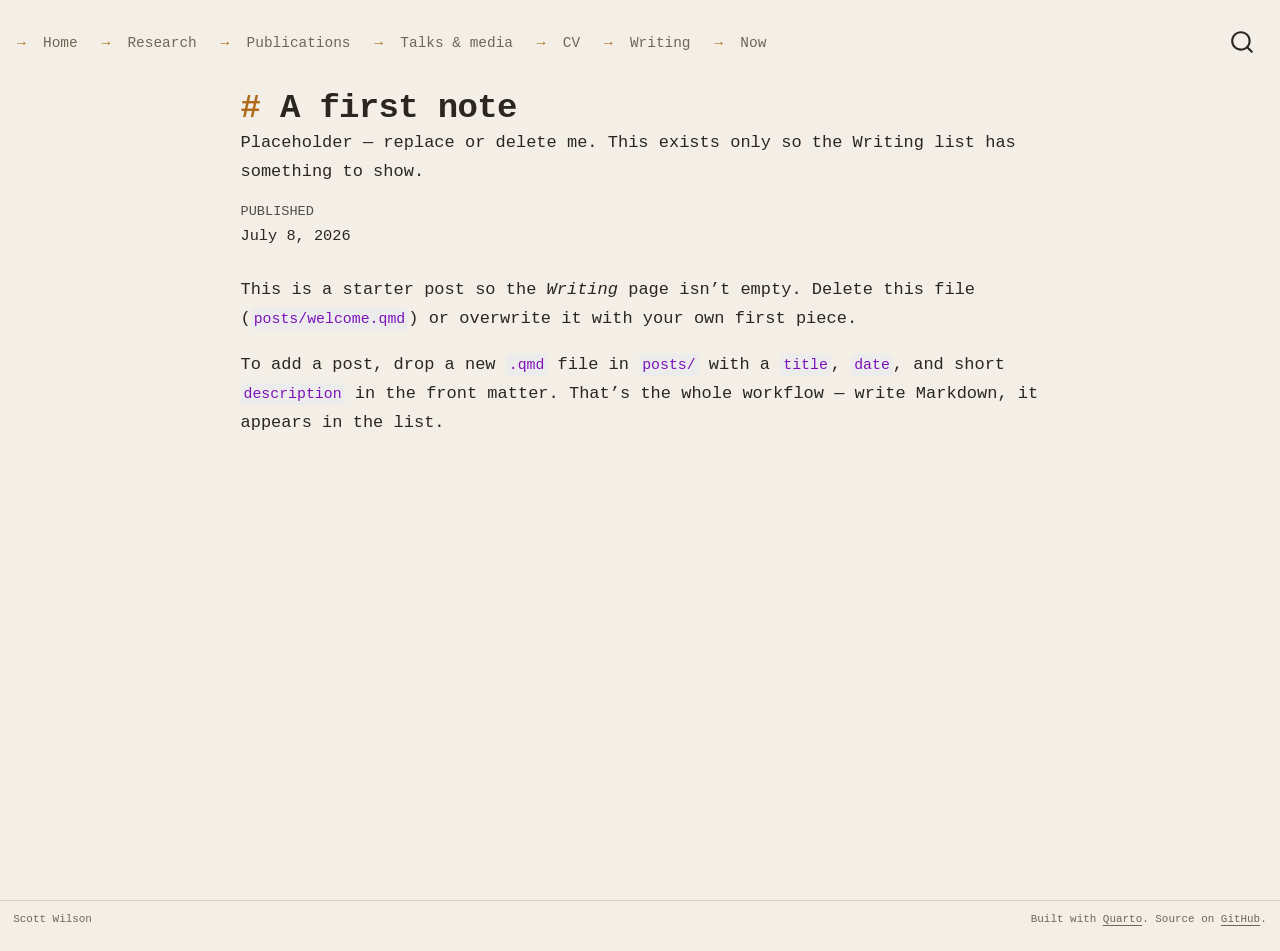
<file: posts/welcome.html>
<!DOCTYPE html>
<html xmlns="http://www.w3.org/1999/xhtml" lang="en" xml:lang="en"><head>

<meta charset="utf-8">
<meta name="generator" content="quarto-1.9.38">

<meta name="viewport" content="width=device-width, initial-scale=1.0, user-scalable=yes">

<meta name="dcterms.date" content="2026-07-08">
<meta name="description" content="Placeholder — replace or delete me. This exists only so the Writing list has something to show.">

<title>A first note – Scott Wilson</title>
<style>
/* Default styles provided by pandoc.
** See https://pandoc.org/MANUAL.html#variables-for-html for config info.
*/
code{white-space: pre-wrap;}
span.smallcaps{font-variant: small-caps;}
div.columns{display: flex; gap: min(4vw, 1.5em);}
div.column{flex: auto; overflow-x: auto;}
div.hanging-indent{margin-left: 1.5em; text-indent: -1.5em;}
ul.task-list{list-style: none;}
ul.task-list li input[type="checkbox"] {
  width: 0.8em;
  margin: 0 0.8em 0.2em -1em; /* quarto-specific, see https://github.com/quarto-dev/quarto-cli/issues/4556 */ 
  vertical-align: middle;
}
</style>


<script src="../site_libs/quarto-nav/quarto-nav.js"></script>
<script src="../site_libs/quarto-nav/headroom.min.js"></script>
<script src="../site_libs/clipboard/clipboard.min.js"></script>
<script src="../site_libs/quarto-search/autocomplete.umd.js"></script>
<script src="../site_libs/quarto-search/fuse.min.js"></script>
<script src="../site_libs/quarto-search/quarto-search.js"></script>
<meta name="quarto:offset" content="../">
<script src="../site_libs/quarto-html/quarto.js" type="module"></script>
<script src="../site_libs/quarto-html/tabsets/tabsets.js" type="module"></script>
<script src="../site_libs/quarto-html/popper.min.js"></script>
<script src="../site_libs/quarto-html/tippy.umd.min.js"></script>
<link href="../site_libs/quarto-html/tippy.css" rel="stylesheet">
<link href="../site_libs/quarto-html/quarto-syntax-highlighting-98315fc966eab6811d97cf3c209dcdf7.css" rel="stylesheet" id="quarto-text-highlighting-styles">
<script src="../site_libs/bootstrap/bootstrap.min.js"></script>
<link href="../site_libs/bootstrap/bootstrap-icons.css" rel="stylesheet">
<link href="../site_libs/bootstrap/bootstrap-e0f1b69524a9d889d0ac8bbef2894856.min.css" rel="stylesheet" append-hash="true" id="quarto-bootstrap" data-mode="light">
<script id="quarto-search-options" type="application/json">{
  "location": "navbar",
  "copy-button": false,
  "collapse-after": 3,
  "panel-placement": "end",
  "type": "overlay",
  "limit": 50,
  "keyboard-shortcut": [
    "f",
    "/",
    "s"
  ],
  "show-item-context": false,
  "language": {
    "search-no-results-text": "No results",
    "search-matching-documents-text": "matching documents",
    "search-copy-link-title": "Copy link to search",
    "search-hide-matches-text": "Hide additional matches",
    "search-more-match-text": "more match in this document",
    "search-more-matches-text": "more matches in this document",
    "search-clear-button-title": "Clear",
    "search-text-placeholder": "",
    "search-detached-cancel-button-title": "Cancel",
    "search-submit-button-title": "Submit",
    "search-label": "Search"
  }
}</script>


</head>

<body class="nav-fixed fullcontent quarto-light">

<div id="quarto-search-results"></div>
  <header id="quarto-header" class="headroom fixed-top">
    <nav class="navbar navbar-expand-lg " data-bs-theme="dark">
      <div class="navbar-container container-fluid">
            <div id="quarto-search" class="" title="Search"></div>
          <button class="navbar-toggler" type="button" data-bs-toggle="collapse" data-bs-target="#navbarCollapse" aria-controls="navbarCollapse" role="menu" aria-expanded="false" aria-label="Toggle navigation" onclick="if (window.quartoToggleHeadroom) { window.quartoToggleHeadroom(); }">
  <span class="navbar-toggler-icon"></span>
</button>
          <div class="collapse navbar-collapse" id="navbarCollapse">
            <ul class="navbar-nav navbar-nav-scroll me-auto">
  <li class="nav-item">
    <a class="nav-link" href="../index.html"> 
<span class="menu-text">Home</span></a>
  </li>  
  <li class="nav-item">
    <a class="nav-link" href="../research.html"> 
<span class="menu-text">Research</span></a>
  </li>  
  <li class="nav-item">
    <a class="nav-link" href="../publications.html"> 
<span class="menu-text">Publications</span></a>
  </li>  
  <li class="nav-item">
    <a class="nav-link" href="../talks.html"> 
<span class="menu-text">Talks &amp; media</span></a>
  </li>  
  <li class="nav-item">
    <a class="nav-link" href="../cv.html"> 
<span class="menu-text">CV</span></a>
  </li>  
  <li class="nav-item">
    <a class="nav-link" href="../writing.html"> 
<span class="menu-text">Writing</span></a>
  </li>  
  <li class="nav-item">
    <a class="nav-link" href="../now.html"> 
<span class="menu-text">Now</span></a>
  </li>  
</ul>
          </div> <!-- /navcollapse -->
            <div class="quarto-navbar-tools">
</div>
      </div> <!-- /container-fluid -->
    </nav>
</header>
<!-- content -->
<div id="quarto-content" class="quarto-container page-columns page-rows-contents page-layout-article page-navbar">
<!-- sidebar -->
<!-- margin-sidebar -->
    
<!-- main -->
<main class="content" id="quarto-document-content">

<header id="title-block-header" class="quarto-title-block default">
<div class="quarto-title">
<h1 class="title">A first note</h1>
</div>

<div>
  <div class="description">
    Placeholder — replace or delete me. This exists only so the Writing list has something to show.
  </div>
</div>


<div class="quarto-title-meta">

    
    <div>
    <div class="quarto-title-meta-heading">Published</div>
    <div class="quarto-title-meta-contents">
      <p class="date">July 8, 2026</p>
    </div>
  </div>
  
    
  </div>
  


</header>


<p>This is a starter post so the <em>Writing</em> page isn’t empty. Delete this file (<code>posts/welcome.qmd</code>) or overwrite it with your own first piece.</p>
<p>To add a post, drop a new <code>.qmd</code> file in <code>posts/</code> with a <code>title</code>, <code>date</code>, and short <code>description</code> in the front matter. That’s the whole workflow — write Markdown, it appears in the list.</p>



</main> <!-- /main -->
<script id="quarto-html-after-body" type="application/javascript">
  window.document.addEventListener("DOMContentLoaded", function (event) {
    const isCodeAnnotation = (el) => {
      for (const clz of el.classList) {
        if (clz.startsWith('code-annotation-')) {                     
          return true;
        }
      }
      return false;
    }
    const onCopySuccess = function(e) {
      // button target
      const button = e.trigger;
      // don't keep focus
      button.blur();
      // flash "checked"
      button.classList.add('code-copy-button-checked');
      var currentTitle = button.getAttribute("title");
      button.setAttribute("title", "Copied!");
      let tooltip;
      if (window.bootstrap) {
        button.setAttribute("data-bs-toggle", "tooltip");
        button.setAttribute("data-bs-placement", "left");
        button.setAttribute("data-bs-title", "Copied!");
        tooltip = new bootstrap.Tooltip(button, 
          { trigger: "manual", 
            customClass: "code-copy-button-tooltip",
            offset: [0, -8]});
        tooltip.show();    
      }
      setTimeout(function() {
        if (tooltip) {
          tooltip.hide();
          button.removeAttribute("data-bs-title");
          button.removeAttribute("data-bs-toggle");
          button.removeAttribute("data-bs-placement");
        }
        button.setAttribute("title", currentTitle);
        button.classList.remove('code-copy-button-checked');
      }, 1000);
      // clear code selection
      e.clearSelection();
    }
    const getTextToCopy = function(trigger) {
      const outerScaffold = trigger.parentElement.cloneNode(true);
      const codeEl = outerScaffold.querySelector('code');
      for (const childEl of codeEl.children) {
        if (isCodeAnnotation(childEl)) {
          childEl.remove();
        }
      }
      return codeEl.innerText;
    }
    const clipboard = new window.ClipboardJS('.code-copy-button:not([data-in-quarto-modal])', {
      text: getTextToCopy
    });
    clipboard.on('success', onCopySuccess);
    if (window.document.getElementById('quarto-embedded-source-code-modal')) {
      const clipboardModal = new window.ClipboardJS('.code-copy-button[data-in-quarto-modal]', {
        text: getTextToCopy,
        container: window.document.getElementById('quarto-embedded-source-code-modal')
      });
      clipboardModal.on('success', onCopySuccess);
    }
      var localhostRegex = new RegExp(/^(?:http|https):\/\/localhost\:?[0-9]*\//);
      var mailtoRegex = new RegExp(/^mailto:/);
        var filterRegex = new RegExp("https:\/\/sc0ttwils0n\.github\.io");
      var isInternal = (href) => {
          return filterRegex.test(href) || localhostRegex.test(href) || mailtoRegex.test(href);
      }
      // Inspect non-navigation links and adorn them if external
     var links = window.document.querySelectorAll('a[href]:not(.nav-link):not(.navbar-brand):not(.toc-action):not(.sidebar-link):not(.sidebar-item-toggle):not(.pagination-link):not(.no-external):not([aria-hidden]):not(.dropdown-item):not(.quarto-navigation-tool):not(.about-link)');
      for (var i=0; i<links.length; i++) {
        const link = links[i];
        if (!isInternal(link.href)) {
          // undo the damage that might have been done by quarto-nav.js in the case of
          // links that we want to consider external
          if (link.dataset.originalHref !== undefined) {
            link.href = link.dataset.originalHref;
          }
            // target, if specified
            link.setAttribute("target", "_blank");
            if (link.getAttribute("rel") === null) {
              link.setAttribute("rel", "noopener");
            }
        }
      }
    function tippyHover(el, contentFn, onTriggerFn, onUntriggerFn) {
      const config = {
        allowHTML: true,
        maxWidth: 500,
        delay: 100,
        arrow: false,
        appendTo: function(el) {
            return el.parentElement;
        },
        interactive: true,
        interactiveBorder: 10,
        theme: 'quarto',
        placement: 'bottom-start',
      };
      if (contentFn) {
        config.content = contentFn;
      }
      if (onTriggerFn) {
        config.onTrigger = onTriggerFn;
      }
      if (onUntriggerFn) {
        config.onUntrigger = onUntriggerFn;
      }
      window.tippy(el, config); 
    }
    const noterefs = window.document.querySelectorAll('a[role="doc-noteref"]');
    for (var i=0; i<noterefs.length; i++) {
      const ref = noterefs[i];
      tippyHover(ref, function() {
        // use id or data attribute instead here
        let href = ref.getAttribute('data-footnote-href') || ref.getAttribute('href');
        try { href = new URL(href).hash; } catch {}
        const id = href.replace(/^#\/?/, "");
        const note = window.document.getElementById(id);
        if (note) {
          return note.innerHTML;
        } else {
          return "";
        }
      });
    }
    const xrefs = window.document.querySelectorAll('a.quarto-xref');
    const processXRef = (id, note) => {
      // Strip column container classes
      const stripColumnClz = (el) => {
        el.classList.remove("page-full", "page-columns");
        if (el.children) {
          for (const child of el.children) {
            stripColumnClz(child);
          }
        }
      }
      stripColumnClz(note)
      if (id === null || id.startsWith('sec-')) {
        // Special case sections, only their first couple elements
        const container = document.createElement("div");
        if (note.children && note.children.length > 2) {
          container.appendChild(note.children[0].cloneNode(true));
          for (let i = 1; i < note.children.length; i++) {
            const child = note.children[i];
            if (child.tagName === "P" && child.innerText === "") {
              continue;
            } else {
              container.appendChild(child.cloneNode(true));
              break;
            }
          }
          if (window.Quarto?.typesetMath) {
            window.Quarto.typesetMath(container);
          }
          return container.innerHTML
        } else {
          if (window.Quarto?.typesetMath) {
            window.Quarto.typesetMath(note);
          }
          return note.innerHTML;
        }
      } else {
        // Remove any anchor links if they are present
        const anchorLink = note.querySelector('a.anchorjs-link');
        if (anchorLink) {
          anchorLink.remove();
        }
        if (window.Quarto?.typesetMath) {
          window.Quarto.typesetMath(note);
        }
        if (note.classList.contains("callout")) {
          return note.outerHTML;
        } else {
          return note.innerHTML;
        }
      }
    }
    for (var i=0; i<xrefs.length; i++) {
      const xref = xrefs[i];
      tippyHover(xref, undefined, function(instance) {
        instance.disable();
        let url = xref.getAttribute('href');
        let hash = undefined; 
        if (url.startsWith('#')) {
          hash = url;
        } else {
          try { hash = new URL(url).hash; } catch {}
        }
        if (hash) {
          const id = hash.replace(/^#\/?/, "");
          const note = window.document.getElementById(id);
          if (note !== null) {
            try {
              const html = processXRef(id, note.cloneNode(true));
              instance.setContent(html);
            } finally {
              instance.enable();
              instance.show();
            }
          } else {
            // See if we can fetch this
            fetch(url.split('#')[0])
            .then(res => res.text())
            .then(html => {
              const parser = new DOMParser();
              const htmlDoc = parser.parseFromString(html, "text/html");
              const note = htmlDoc.getElementById(id);
              if (note !== null) {
                const html = processXRef(id, note);
                instance.setContent(html);
              } 
            }).finally(() => {
              instance.enable();
              instance.show();
            });
          }
        } else {
          // See if we can fetch a full url (with no hash to target)
          // This is a special case and we should probably do some content thinning / targeting
          fetch(url)
          .then(res => res.text())
          .then(html => {
            const parser = new DOMParser();
            const htmlDoc = parser.parseFromString(html, "text/html");
            const note = htmlDoc.querySelector('main.content');
            if (note !== null) {
              // This should only happen for chapter cross references
              // (since there is no id in the URL)
              // remove the first header
              if (note.children.length > 0 && note.children[0].tagName === "HEADER") {
                note.children[0].remove();
              }
              const html = processXRef(null, note);
              instance.setContent(html);
            } 
          }).finally(() => {
            instance.enable();
            instance.show();
          });
        }
      }, function(instance) {
      });
    }
        let selectedAnnoteEl;
        const selectorForAnnotation = ( cell, annotation) => {
          let cellAttr = 'data-code-cell="' + cell + '"';
          let lineAttr = 'data-code-annotation="' +  annotation + '"';
          const selector = 'span[' + cellAttr + '][' + lineAttr + ']';
          return selector;
        }
        const selectCodeLines = (annoteEl) => {
          const doc = window.document;
          const targetCell = annoteEl.getAttribute("data-target-cell");
          const targetAnnotation = annoteEl.getAttribute("data-target-annotation");
          const annoteSpan = window.document.querySelector(selectorForAnnotation(targetCell, targetAnnotation));
          const lines = annoteSpan.getAttribute("data-code-lines").split(",");
          const lineIds = lines.map((line) => {
            return targetCell + "-" + line;
          })
          let top = null;
          let height = null;
          let parent = null;
          if (lineIds.length > 0) {
              //compute the position of the single el (top and bottom and make a div)
              const el = window.document.getElementById(lineIds[0]);
              top = el.offsetTop;
              height = el.offsetHeight;
              parent = el.parentElement.parentElement;
            if (lineIds.length > 1) {
              const lastEl = window.document.getElementById(lineIds[lineIds.length - 1]);
              const bottom = lastEl.offsetTop + lastEl.offsetHeight;
              height = bottom - top;
            }
            if (top !== null && height !== null && parent !== null) {
              // cook up a div (if necessary) and position it 
              let div = window.document.getElementById("code-annotation-line-highlight");
              if (div === null) {
                div = window.document.createElement("div");
                div.setAttribute("id", "code-annotation-line-highlight");
                div.style.position = 'absolute';
                parent.appendChild(div);
              }
              div.style.top = top - 2 + "px";
              div.style.height = height + 4 + "px";
              div.style.left = 0;
              let gutterDiv = window.document.getElementById("code-annotation-line-highlight-gutter");
              if (gutterDiv === null) {
                gutterDiv = window.document.createElement("div");
                gutterDiv.setAttribute("id", "code-annotation-line-highlight-gutter");
                gutterDiv.style.position = 'absolute';
                const codeCell = window.document.getElementById(targetCell);
                const gutter = codeCell.querySelector('.code-annotation-gutter');
                gutter.appendChild(gutterDiv);
              }
              gutterDiv.style.top = top - 2 + "px";
              gutterDiv.style.height = height + 4 + "px";
            }
            selectedAnnoteEl = annoteEl;
          }
        };
        const unselectCodeLines = () => {
          const elementsIds = ["code-annotation-line-highlight", "code-annotation-line-highlight-gutter"];
          elementsIds.forEach((elId) => {
            const div = window.document.getElementById(elId);
            if (div) {
              div.remove();
            }
          });
          selectedAnnoteEl = undefined;
        };
          // Handle positioning of the toggle
      window.addEventListener(
        "resize",
        throttle(() => {
          elRect = undefined;
          if (selectedAnnoteEl) {
            selectCodeLines(selectedAnnoteEl);
          }
        }, 10)
      );
      function throttle(fn, ms) {
      let throttle = false;
      let timer;
        return (...args) => {
          if(!throttle) { // first call gets through
              fn.apply(this, args);
              throttle = true;
          } else { // all the others get throttled
              if(timer) clearTimeout(timer); // cancel #2
              timer = setTimeout(() => {
                fn.apply(this, args);
                timer = throttle = false;
              }, ms);
          }
        };
      }
        // Attach click handler to the DT
        const annoteDls = window.document.querySelectorAll('dt[data-target-cell]');
        for (const annoteDlNode of annoteDls) {
          annoteDlNode.addEventListener('click', (event) => {
            const clickedEl = event.target;
            if (clickedEl !== selectedAnnoteEl) {
              unselectCodeLines();
              const activeEl = window.document.querySelector('dt[data-target-cell].code-annotation-active');
              if (activeEl) {
                activeEl.classList.remove('code-annotation-active');
              }
              selectCodeLines(clickedEl);
              clickedEl.classList.add('code-annotation-active');
            } else {
              // Unselect the line
              unselectCodeLines();
              clickedEl.classList.remove('code-annotation-active');
            }
          });
        }
    const findCites = (el) => {
      const parentEl = el.parentElement;
      if (parentEl) {
        const cites = parentEl.dataset.cites;
        if (cites) {
          return {
            el,
            cites: cites.split(' ')
          };
        } else {
          return findCites(el.parentElement)
        }
      } else {
        return undefined;
      }
    };
    var bibliorefs = window.document.querySelectorAll('a[role="doc-biblioref"]');
    for (var i=0; i<bibliorefs.length; i++) {
      const ref = bibliorefs[i];
      const citeInfo = findCites(ref);
      if (citeInfo) {
        tippyHover(citeInfo.el, function() {
          var popup = window.document.createElement('div');
          citeInfo.cites.forEach(function(cite) {
            var citeDiv = window.document.createElement('div');
            citeDiv.classList.add('hanging-indent');
            citeDiv.classList.add('csl-entry');
            var biblioDiv = window.document.getElementById('ref-' + cite);
            if (biblioDiv) {
              citeDiv.innerHTML = biblioDiv.innerHTML;
            }
            popup.appendChild(citeDiv);
          });
          return popup.innerHTML;
        });
      }
    }
  });
  </script>
</div> <!-- /content -->
<footer class="footer">
  <div class="nav-footer">
    <div class="nav-footer-left">
<p>Scott Wilson</p>
</div>   
    <div class="nav-footer-center">
      &nbsp;
    </div>
    <div class="nav-footer-right">
<p>Built with <a href="https://quarto.org">Quarto</a>. Source on <a href="https://github.com/sc0ttwils0n/sc0ttwils0n.github.io">GitHub</a>.</p>
</div>
  </div>
</footer>




</body></html>
</file>
<file: site_libs/quarto-html/tippy.css>
.tippy-box[data-animation=fade][data-state=hidden]{opacity:0}[data-tippy-root]{max-width:calc(100vw - 10px)}.tippy-box{position:relative;background-color:#333;color:#fff;border-radius:4px;font-size:14px;line-height:1.4;white-space:normal;outline:0;transition-property:transform,visibility,opacity}.tippy-box[data-placement^=top]>.tippy-arrow{bottom:0}.tippy-box[data-placement^=top]>.tippy-arrow:before{bottom:-7px;left:0;border-width:8px 8px 0;border-top-color:initial;transform-origin:center top}.tippy-box[data-placement^=bottom]>.tippy-arrow{top:0}.tippy-box[data-placement^=bottom]>.tippy-arrow:before{top:-7px;left:0;border-width:0 8px 8px;border-bottom-color:initial;transform-origin:center bottom}.tippy-box[data-placement^=left]>.tippy-arrow{right:0}.tippy-box[data-placement^=left]>.tippy-arrow:before{border-width:8px 0 8px 8px;border-left-color:initial;right:-7px;transform-origin:center left}.tippy-box[data-placement^=right]>.tippy-arrow{left:0}.tippy-box[data-placement^=right]>.tippy-arrow:before{left:-7px;border-width:8px 8px 8px 0;border-right-color:initial;transform-origin:center right}.tippy-box[data-inertia][data-state=visible]{transition-timing-function:cubic-bezier(.54,1.5,.38,1.11)}.tippy-arrow{width:16px;height:16px;color:#333}.tippy-arrow:before{content:"";position:absolute;border-color:transparent;border-style:solid}.tippy-content{position:relative;padding:5px 9px;z-index:1}
</file>
<file: site_libs/quarto-html/quarto-syntax-highlighting-98315fc966eab6811d97cf3c209dcdf7.css>
/* quarto syntax highlight colors */
:root {
  --quarto-hl-ot-color: #003B4F;
  --quarto-hl-at-color: #657422;
  --quarto-hl-ss-color: #20794D;
  --quarto-hl-an-color: #5E5E5E;
  --quarto-hl-fu-color: #4758AB;
  --quarto-hl-st-color: #20794D;
  --quarto-hl-cf-color: #003B4F;
  --quarto-hl-op-color: #5E5E5E;
  --quarto-hl-er-color: #AD0000;
  --quarto-hl-bn-color: #AD0000;
  --quarto-hl-al-color: #AD0000;
  --quarto-hl-va-color: #111111;
  --quarto-hl-bu-color: inherit;
  --quarto-hl-ex-color: inherit;
  --quarto-hl-pp-color: #AD0000;
  --quarto-hl-in-color: #5E5E5E;
  --quarto-hl-vs-color: #20794D;
  --quarto-hl-wa-color: #5E5E5E;
  --quarto-hl-do-color: #5E5E5E;
  --quarto-hl-im-color: #00769E;
  --quarto-hl-ch-color: #20794D;
  --quarto-hl-dt-color: #AD0000;
  --quarto-hl-fl-color: #AD0000;
  --quarto-hl-co-color: #5E5E5E;
  --quarto-hl-cv-color: #5E5E5E;
  --quarto-hl-cn-color: #8f5902;
  --quarto-hl-sc-color: #5E5E5E;
  --quarto-hl-dv-color: #AD0000;
  --quarto-hl-kw-color: #003B4F;
}

/* other quarto variables */
:root {
  --quarto-font-monospace: "SF Mono", "SFMono-Regular", ui-monospace, "IBM Plex Mono", Menlo, monospace;
}

/* syntax highlight based on Pandoc's rules */
pre > code.sourceCode > span {
  color: #003B4F;
}

code.sourceCode > span {
  color: #003B4F;
}

div.sourceCode,
div.sourceCode pre.sourceCode {
  color: #003B4F;
}

/* Normal */
code span {
  color: #003B4F;
}

/* Alert */
code span.al {
  color: #AD0000;
  font-style: inherit;
}

/* Annotation */
code span.an {
  color: #5E5E5E;
  font-style: inherit;
}

/* Attribute */
code span.at {
  color: #657422;
  font-style: inherit;
}

/* BaseN */
code span.bn {
  color: #AD0000;
  font-style: inherit;
}

/* BuiltIn */
code span.bu {
  font-style: inherit;
}

/* ControlFlow */
code span.cf {
  color: #003B4F;
  font-weight: bold;
  font-style: inherit;
}

/* Char */
code span.ch {
  color: #20794D;
  font-style: inherit;
}

/* Constant */
code span.cn {
  color: #8f5902;
  font-style: inherit;
}

/* Comment */
code span.co {
  color: #5E5E5E;
  font-style: inherit;
}

/* CommentVar */
code span.cv {
  color: #5E5E5E;
  font-style: italic;
}

/* Documentation */
code span.do {
  color: #5E5E5E;
  font-style: italic;
}

/* DataType */
code span.dt {
  color: #AD0000;
  font-style: inherit;
}

/* DecVal */
code span.dv {
  color: #AD0000;
  font-style: inherit;
}

/* Error */
code span.er {
  color: #AD0000;
  font-style: inherit;
}

/* Extension */
code span.ex {
  font-style: inherit;
}

/* Float */
code span.fl {
  color: #AD0000;
  font-style: inherit;
}

/* Function */
code span.fu {
  color: #4758AB;
  font-style: inherit;
}

/* Import */
code span.im {
  color: #00769E;
  font-style: inherit;
}

/* Information */
code span.in {
  color: #5E5E5E;
  font-style: inherit;
}

/* Keyword */
code span.kw {
  color: #003B4F;
  font-weight: bold;
  font-style: inherit;
}

/* Operator */
code span.op {
  color: #5E5E5E;
  font-style: inherit;
}

/* Other */
code span.ot {
  color: #003B4F;
  font-style: inherit;
}

/* Preprocessor */
code span.pp {
  color: #AD0000;
  font-style: inherit;
}

/* SpecialChar */
code span.sc {
  color: #5E5E5E;
  font-style: inherit;
}

/* SpecialString */
code span.ss {
  color: #20794D;
  font-style: inherit;
}

/* String */
code span.st {
  color: #20794D;
  font-style: inherit;
}

/* Variable */
code span.va {
  color: #111111;
  font-style: inherit;
}

/* VerbatimString */
code span.vs {
  color: #20794D;
  font-style: inherit;
}

/* Warning */
code span.wa {
  color: #5E5E5E;
  font-style: italic;
}

.prevent-inlining {
  content: "</";
}

/*# sourceMappingURL=b46869c8da0e52ef886891a57bf895e5.css.map */
</file>
